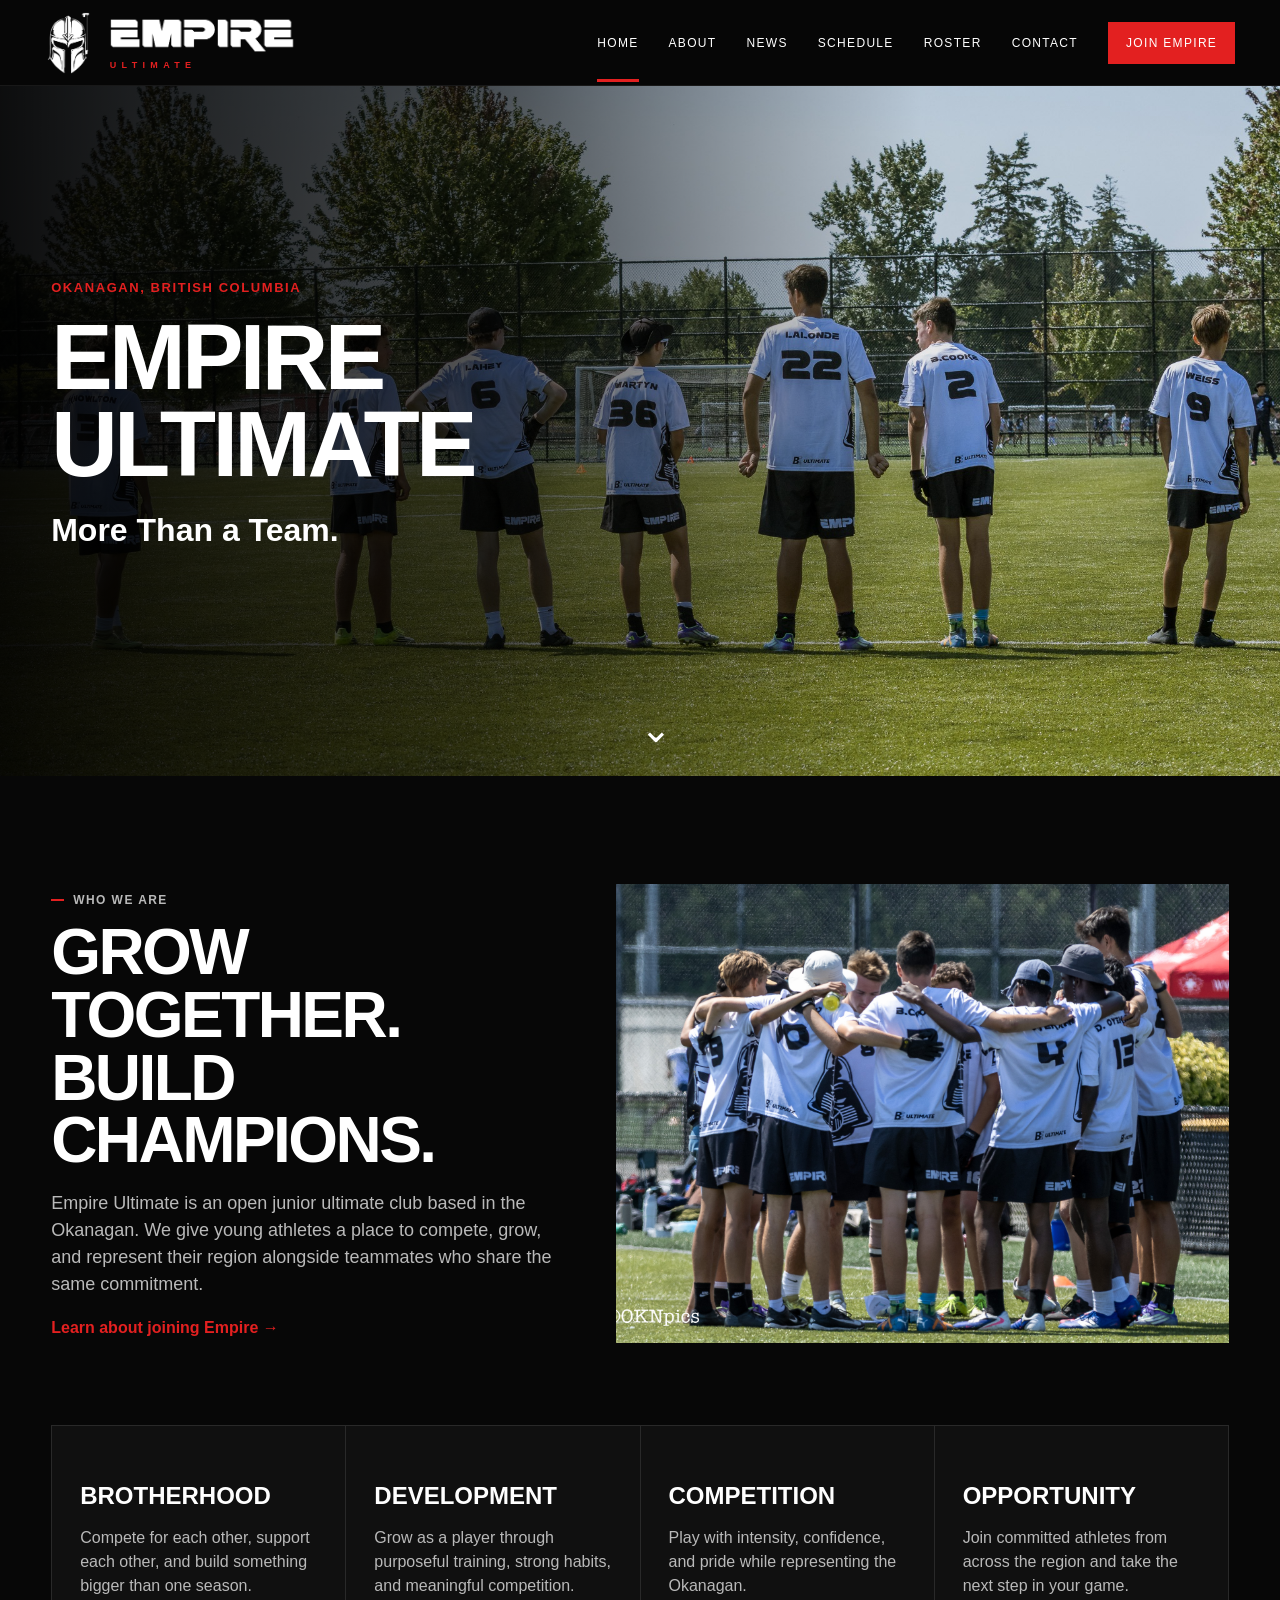
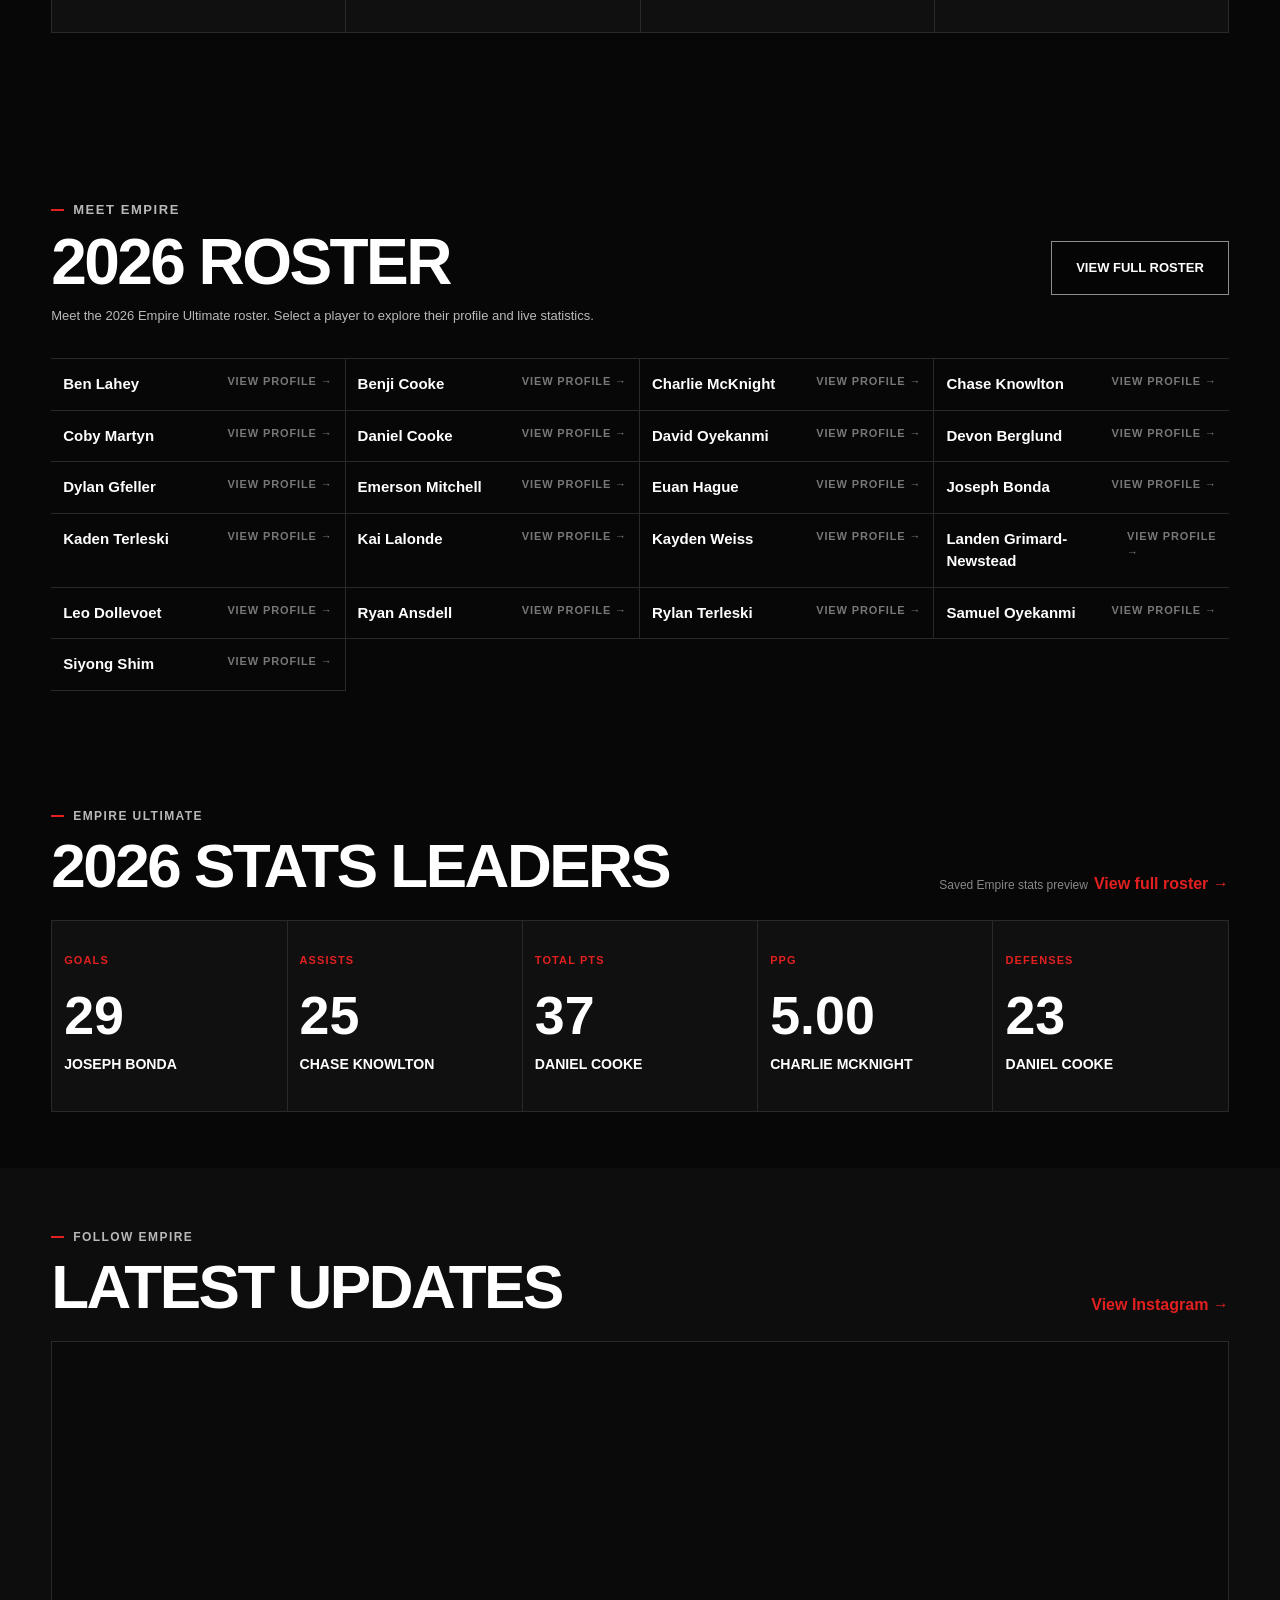
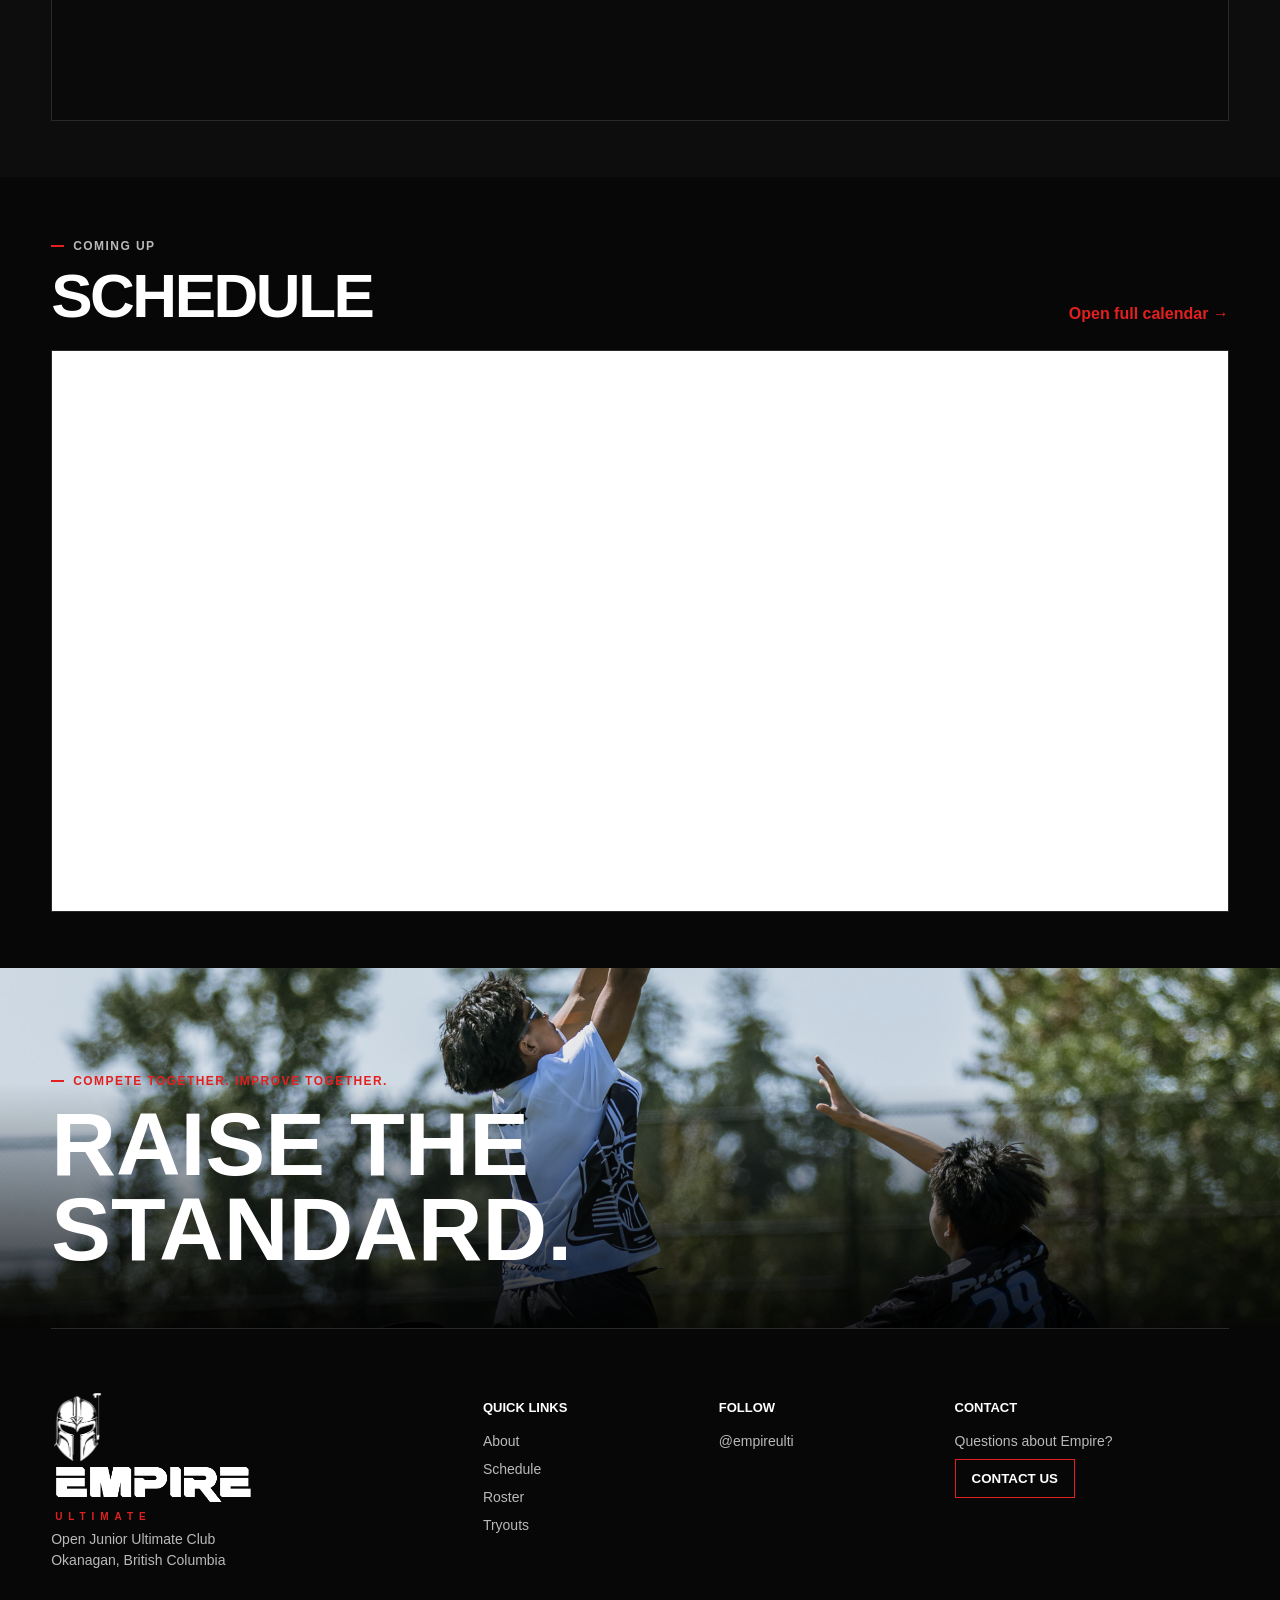
<file: index.html>
<!doctype html>
<html lang="en">
<head>
  <meta charset="utf-8">
  <meta name="viewport" content="width=device-width, initial-scale=1">
  <meta name="description" content="Empire Ultimate — Open junior ultimate club in the Okanagan, BC.">
  <title>Empire Ultimate | Okanagan, BC</title>
  <link rel="icon" type="image/png" href="assets/images/favicon.png">
  <link rel="stylesheet" href="styles.css">
</head>
<body>
  <header class="site-header">
    <a class="brand" href="#top" aria-label="Empire Ultimate home">
      <img class="brand-helmet" src="assets/images/empire-helmet-transparent.png" alt="">
      <span class="brand-type">
        <img class="brand-wordmark" src="assets/images/empire-wordmark-transparent.png" alt="Empire">
        <span class="brand-subtitle">ULTIMATE</span>
      </span>
    </a>

    <button class="menu-toggle" aria-expanded="false" aria-controls="site-nav">
      <span></span><span></span><span></span>
      <span class="sr-only">Toggle navigation</span>
    </button>

    <nav id="site-nav" class="site-nav" aria-label="Primary navigation">
      <a class="active" href="#top">Home</a>
      <a href="#about">About</a>
      <a href="#news">News</a>
      <a href="#events">Schedule</a>
      <a href="roster.html">Roster</a>
      <a href="contact.html">Contact</a>
      <a class="nav-cta" href="join.html">Join Empire</a>
    </nav>
  </header>

  <main id="top">
    <section class="hero">
      <img class="hero-image" src="assets/images/sideline.jpg"
           alt="Seven Empire Ultimate players lined up together on the field">
      <div class="hero-shade"></div>
      <div class="hero-content">
        <p class="eyebrow">Okanagan, British Columbia</p>
        <h1>Empire<br>Ultimate</h1>
        <p class="tagline">More Than a Team.</p>
      </div>
      <a class="scroll-cue" href="#about" aria-label="Scroll to About Empire">⌄</a>
    </section>

    <section id="about" class="section about-section about-combined">
      <div class="section-copy">
        <p class="section-label">Who We Are</p>
        <h2>Grow Together.<br>Build Champions.</h2>
        <p>
          Empire Ultimate is an open junior ultimate club based in the Okanagan.
          We give young athletes a place to compete, grow, and represent their
          region alongside teammates who share the same commitment.
        </p>
        <a class="text-link" href="join.html">Learn about joining Empire →</a>
      </div>

      <figure class="feature-photo">
        <img src="assets/images/huddle.jpg" alt="Empire Ultimate players gathered in a team huddle">
      </figure>

      <div class="why-grid combined-principles">
        <article>
          <h3>Brotherhood</h3>
          <p>Compete for each other, support each other, and build something bigger than one season.</p>
        </article>
        <article>
          <h3>Development</h3>
          <p>Grow as a player through purposeful training, strong habits, and meaningful competition.</p>
        </article>
        <article>
          <h3>Competition</h3>
          <p>Play with intensity, confidence, and pride while representing the Okanagan.</p>
        </article>
        <article>
          <h3>Opportunity</h3>
          <p>Join committed athletes from across the region and take the next step in your game.</p>
        </article>
      </div>
    </section>




    <section id="players" class="section team-section">
      <div class="roster-heading roster-home-compact roster-home-first">
        <div>
          <p class="section-label">Meet Empire</p>
          <h2>2026 Roster</h2>
          <p>Meet the 2026 Empire Ultimate roster. Select a player to explore their profile and live statistics.</p>
        </div>
        <a class="button button-secondary" href="roster.html">View Full Roster</a>
      </div>

      <div class="roster-list roster-list-home" id="roster-list"></div>
    </section>

    <section id="stats-leaders" class="section team-section stats-leaders-section">
      <div class="section-heading stats-heading-home">
        <div>
          <p class="section-label">Empire Ultimate</p>
          <h2>2026 Stats Leaders</h2>
        </div>
        <div class="stats-source"><span id="stats-status">Connecting to live stats…</span><a class="text-link" href="roster.html">View full roster →</a></div>
      </div>

      <div class="leaders-grid" id="leaders-grid">
        <div class="leader-card leader-loading"><span>Goals</span><strong>—</strong><h3>Loading</h3></div>
        <div class="leader-card leader-loading"><span>Assists</span><strong>—</strong><h3>Loading</h3></div>
        <div class="leader-card leader-loading"><span>Total Pts</span><strong>—</strong><h3>Loading</h3></div>
        <div class="leader-card leader-loading"><span>PPG</span><strong>—</strong><h3>Loading</h3></div>
        <div class="leader-card leader-loading"><span>Defenses</span><strong>—</strong><h3>Loading</h3></div>
      </div>
    </section>

    <section id="news" class="section dark-section instagram-section">
      <div class="section-heading">
        <div>
          <p class="section-label">Follow Empire</p>
          <h2>Latest Updates</h2>
        </div>
        <a class="text-link" href="https://www.instagram.com/empireulti/" target="_blank" rel="noreferrer">
          View Instagram →
        </a>
      </div>

      <div class="instagram-widget-shell">
        <!-- Elfsight Instagram Feed | Empire Ultimate -->
        <script src="https://elfsightcdn.com/platform.js" async></script>
        <div class="elfsight-app-34b21c63-cd67-4788-bdbf-8a731cc561fb" data-elfsight-app-lazy></div>
      </div>
    </section>

    <section id="events" class="section events-section"><div class="section-heading"><div><p class="section-label">Coming Up</p><h2>Schedule</h2></div><a class="text-link" href="https://calendar.google.com/calendar/u/0?cid=ZW1waXJldWx0aW1hdGVjbHViQGdtYWlsLmNvbQ" target="_blank" rel="noreferrer">Open full calendar →</a></div><div class="calendar-frame"><iframe title="Empire Ultimate public calendar" src="https://calendar.google.com/calendar/embed?src=empireultimateclub%40gmail.com&ctz=America%2FVancouver&mode=AGENDA&showTitle=0&showPrint=0&showTabs=0&showCalendars=0" loading="lazy"></iframe></div></section>
    <section class="feature-moment feature-moment-footer">
      <img src="assets/images/highpoint.jpg" alt="Empire player making a high catch in traffic">
      <div class="feature-moment-shade"></div>
      <div class="feature-moment-copy">
        <p class="section-label">Compete Together. Improve Together.</p>
        <h2>Raise the Standard.</h2>
      </div>
    </section>
  </main>

  <footer id="contact" class="site-footer">
    <div class="footer-brand">
      <a class="brand footer-lockup" href="#top" aria-label="Empire Ultimate home">
        <img class="brand-helmet" src="assets/images/empire-helmet-transparent.png" alt="">
        <span class="brand-type">
          <img class="brand-wordmark" src="assets/images/empire-wordmark-transparent.png" alt="Empire">
          <span class="brand-subtitle">ULTIMATE</span>
        </span>
      </a>
      <p>Open Junior Ultimate Club<br>Okanagan, British Columbia</p>
    </div>
    <div>
      <h3>Quick Links</h3>
      <a href="#about">About</a>
      <a href="#events">Schedule</a>
      <a href="roster.html">Roster</a>
      <a href="join.html">Tryouts</a>
    </div>
    <div>
      <h3>Follow</h3>
      <a href="https://www.instagram.com/empireulti/" target="_blank" rel="noreferrer">@empireulti</a>
    </div>
    <div>
      <h3>Contact</h3>
      <p>Questions about Empire?</p>
      <button class="footer-contact-button" type="button" data-open-contact>Contact Us</button>
    </div>
  </footer>


  <div class="contact-modal" id="contact-modal" aria-hidden="true">
    <div class="contact-backdrop" data-close-contact></div>
    <section class="contact-dialog" role="dialog" aria-modal="true" aria-labelledby="contact-title">
      <button class="contact-close" type="button" aria-label="Close contact form" data-close-contact>×</button>
      <p class="section-label">Get In Touch</p>
      <h2 id="contact-title">Contact Empire</h2>
      <form id="contact-form">
        <label>
          Name
          <input type="text" name="name" required>
        </label>
        <label>
          Email
          <input type="email" name="email" required>
        </label>
        <label>
          I’m contacting Empire about
          <select name="topic">
            <option>Tryouts</option>
            <option>Team information</option>
            <option>Schedule</option>
            <option>Sponsorship</option>
            <option>Other</option>
          </select>
        </label>
        <label>
          Message
          <textarea name="message" rows="5" required></textarea>
        </label>
        <button class="button button-primary" type="submit">Send Message</button>
        <p class="form-note" id="form-note">Prototype form — delivery will be connected before launch.</p>
      </form>
    </section>
  </div>

<script>window.EMPIRE_CONFIG={spreadsheetId:"1A0YqU2ktNMVOdlkCgaHnC2WQZYamUbJfSIHg2moKrO4",sheetName:"Empire Ultimate: Cumulative Stats",fallbackPlayers: [{"name": "Ben Lahey", "assists": 2, "goals": 9, "points": 11, "defenses": 2, "gamesPlayed": 6, "pointsPerGame": 1.8333}, {"name": "Benji Cooke", "assists": 1, "goals": 0, "points": 1, "defenses": 8, "gamesPlayed": 9, "pointsPerGame": 0.1111}, {"name": "Charlie McKnight", "assists": 9, "goals": 6, "points": 15, "defenses": 5, "gamesPlayed": 3, "pointsPerGame": 5.0}, {"name": "Chase Knowlton", "assists": 25, "goals": 4, "points": 29, "defenses": 7, "gamesPlayed": 9, "pointsPerGame": 3.2222}, {"name": "Coby Martyn", "assists": 17, "goals": 17, "points": 34, "defenses": 20, "gamesPlayed": 9, "pointsPerGame": 3.7778}, {"name": "Daniel Cooke", "assists": 22, "goals": 15, "points": 37, "defenses": 23, "gamesPlayed": 9, "pointsPerGame": 4.1111}, {"name": "David Oyekanmi", "assists": 0, "goals": 4, "points": 4, "defenses": 9, "gamesPlayed": 9, "pointsPerGame": 0.4444}, {"name": "Devon Berglund", "assists": 2, "goals": 5, "points": 7, "defenses": 8, "gamesPlayed": 9, "pointsPerGame": 0.7778}, {"name": "Dylan Gfeller", "assists": 0, "goals": 0, "points": 0, "defenses": 0, "gamesPlayed": 0, "pointsPerGame": 0.0}, {"name": "Emerson Mitchell", "assists": 0, "goals": 0, "points": 0, "defenses": 0, "gamesPlayed": 0, "pointsPerGame": 0.0}, {"name": "Euan Hague", "assists": 4, "goals": 1, "points": 5, "defenses": 3, "gamesPlayed": 9, "pointsPerGame": 0.5556}, {"name": "Joseph Bonda", "assists": 1, "goals": 29, "points": 30, "defenses": 7, "gamesPlayed": 9, "pointsPerGame": 3.3333}, {"name": "Kai Lalonde", "assists": 1, "goals": 7, "points": 8, "defenses": 6, "gamesPlayed": 6, "pointsPerGame": 1.3333}, {"name": "Kaden Terleski", "assists": 4, "goals": 3, "points": 7, "defenses": 4, "gamesPlayed": 9, "pointsPerGame": 0.7778}, {"name": "Kayden Weiss", "assists": 12, "goals": 1, "points": 13, "defenses": 11, "gamesPlayed": 6, "pointsPerGame": 2.1667}, {"name": "Leo Dollevoet", "assists": 0, "goals": 0, "points": 0, "defenses": 0, "gamesPlayed": 0, "pointsPerGame": 0.0}, {"name": "Ryan Ansdell", "assists": 2, "goals": 1, "points": 3, "defenses": 0, "gamesPlayed": 3, "pointsPerGame": 1.0}, {"name": "Rylan Terleski", "assists": 1, "goals": 4, "points": 5, "defenses": 3, "gamesPlayed": 6, "pointsPerGame": 0.8333}, {"name": "Samuel Oyekanmi", "assists": 1, "goals": 0, "points": 1, "defenses": 3, "gamesPlayed": 9, "pointsPerGame": 0.1111}, {"name": "Siyong Shim", "assists": 1, "goals": 3, "points": 4, "defenses": 4, "gamesPlayed": 3, "pointsPerGame": 1.3333}, {"name": "Landen Grimard-Newstead", "assists": 0, "goals": 0, "points": 0, "defenses": 0, "gamesPlayed": 0, "pointsPerGame": 0.0}]};</script>
  <script src="data.js"></script>
  <script src="script.js"></script>
</body>
</html>
</file>
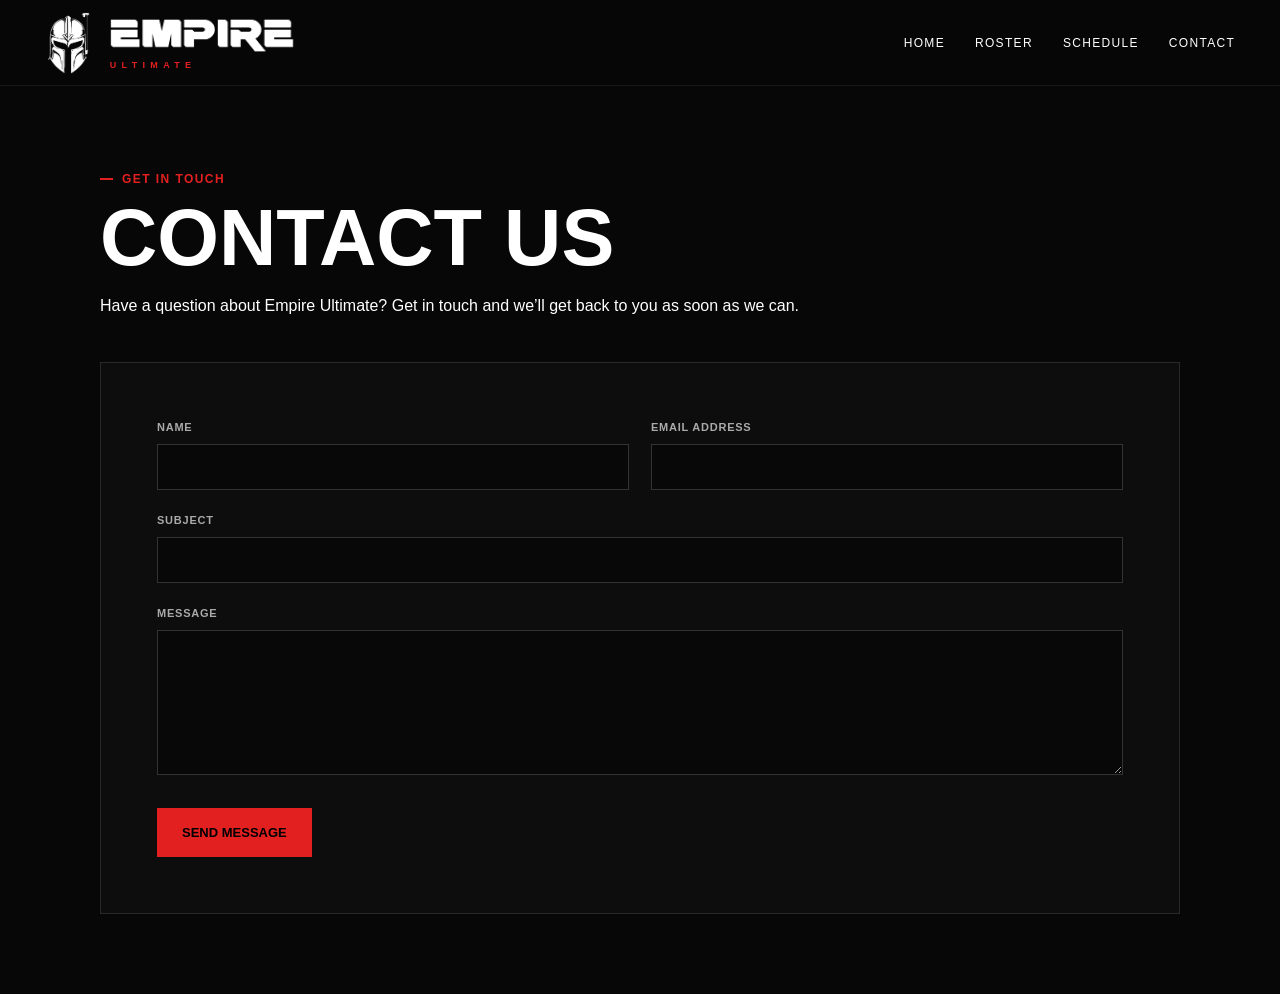
<file: contact.html>
<!doctype html><html lang="en"><head>
  <meta charset="utf-8">
  <meta name="viewport" content="width=device-width, initial-scale=1">
  <link rel="icon" type="image/png" href="assets/images/favicon.png">
  <link rel="stylesheet" href="styles.css">
<title>Contact | Empire Ultimate</title></head><body>
<header class="site-header">
  <a class="brand" href="index.html" aria-label="Empire Ultimate home">
    <img class="brand-helmet" src="assets/images/empire-helmet-transparent.png" alt="">
    <span class="brand-type">
      <img class="brand-wordmark" src="assets/images/empire-wordmark-transparent.png" alt="Empire">
      <span class="brand-subtitle">ULTIMATE</span>
    </span>
  </a>
  <nav class="site-nav roster-nav">
    <a href="index.html">Home</a>
    <a href="roster.html">Roster</a>
    <a href="index.html#events">Schedule</a>
    <a href="contact.html">Contact</a>
  </nav>
</header>
<main class="form-page">
  <section class="form-hero">
    <p class="section-label">Get in Touch</p>
    <h1>Contact Us</h1>
    <p>Have a question about Empire Ultimate? Get in touch and we’ll get back to you as soon as we can.</p>
  </section>
  <section class="form-panel">
    <form action="https://formsubmit.co/empireultimateclub@gmail.com" method="POST">
      <input type="hidden" name="_subject" value="New Empire Ultimate Contact Message">
      <input type="hidden" name="_template" value="table">
      <input type="hidden" name="_next" value="https://jefftsamuel.github.io/empireultimate/thanks.html">
      <input type="text" name="_honey" style="display:none">
      <input type="hidden" name="_captcha" value="true">
      <div class="form-grid">
        <label>Name<input type="text" name="Name" required></label>
        <label>Email Address<input type="email" name="email" required></label>
        <label class="form-full">Subject<input type="text" name="Subject"></label>
        <label class="form-full">Message<textarea name="Message" rows="7" required></textarea></label>
      </div>
      <button class="button button-primary" type="submit">Send Message</button>
    </form>
  </section>
</main>
</body></html>
</file>
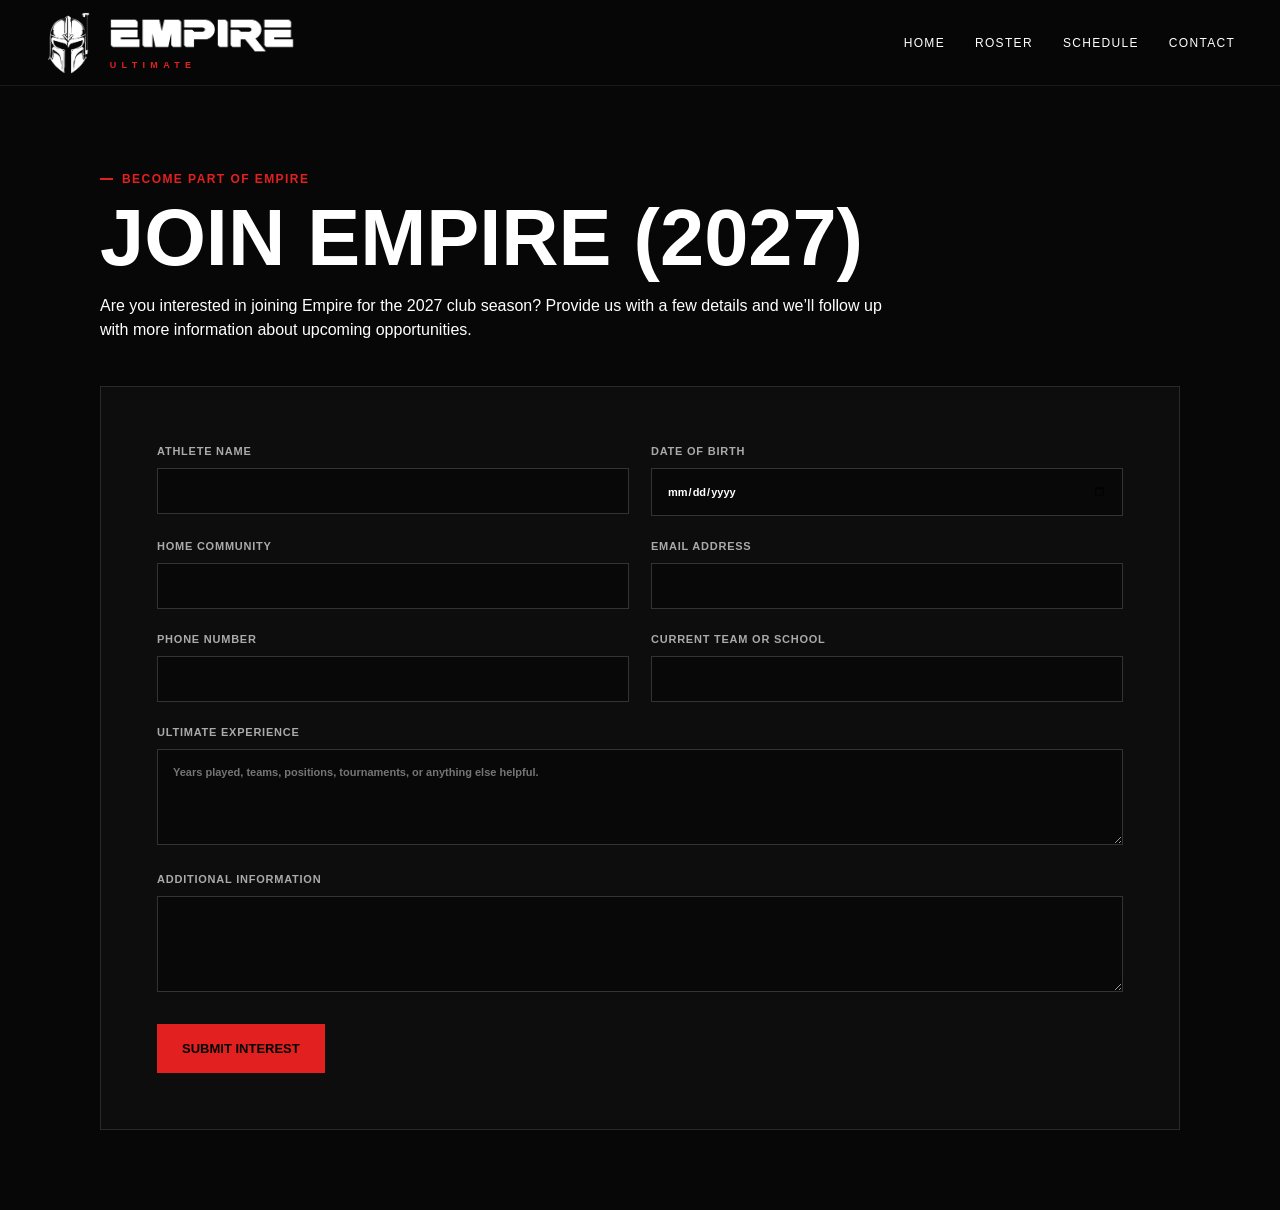
<file: join.html>
<!doctype html><html lang="en"><head>
  <meta charset="utf-8">
  <meta name="viewport" content="width=device-width, initial-scale=1">
  <link rel="icon" type="image/png" href="assets/images/favicon.png">
  <link rel="stylesheet" href="styles.css">
<title>Join Empire (2027) | Empire Ultimate</title></head><body>
<header class="site-header">
  <a class="brand" href="index.html" aria-label="Empire Ultimate home">
    <img class="brand-helmet" src="assets/images/empire-helmet-transparent.png" alt="">
    <span class="brand-type">
      <img class="brand-wordmark" src="assets/images/empire-wordmark-transparent.png" alt="Empire">
      <span class="brand-subtitle">ULTIMATE</span>
    </span>
  </a>
  <nav class="site-nav roster-nav">
    <a href="index.html">Home</a>
    <a href="roster.html">Roster</a>
    <a href="index.html#events">Schedule</a>
    <a href="contact.html">Contact</a>
  </nav>
</header>
<main class="form-page">
  <section class="form-hero">
    <p class="section-label">Become Part of Empire</p>
    <h1>Join Empire (2027)</h1>
    <p>Are you interested in joining Empire for the 2027 club season? Provide us with a few details and we’ll follow up with more information about upcoming opportunities.</p>
  </section>
  <section class="form-panel">
    <form action="https://formsubmit.co/empireultimateclub@gmail.com" method="POST">
      <input type="hidden" name="_subject" value="New Join Empire 2027 Submission">
      <input type="hidden" name="_template" value="table">
      <input type="hidden" name="_next" value="https://jefftsamuel.github.io/empireultimate/thanks.html">
      <input type="text" name="_honey" style="display:none">
      <input type="hidden" name="_captcha" value="true">
      <div class="form-grid">
        <label>Athlete Name<input type="text" name="Athlete Name" required></label>
        <label>Date of Birth<input type="date" name="Date of Birth" required></label>
        <label>Home Community<input type="text" name="Home Community" required></label>
        <label>Email Address<input type="email" name="email" required></label>
        <label>Phone Number<input type="tel" name="Phone Number"></label>
        <label>Current Team or School<input type="text" name="Current Team or School"></label>
        <label class="form-full">Ultimate Experience<textarea name="Ultimate Experience" rows="4" placeholder="Years played, teams, positions, tournaments, or anything else helpful."></textarea></label>
        <label class="form-full">Additional Information<textarea name="Additional Information" rows="4"></textarea></label>
      </div>
      <button class="button button-primary" type="submit">Submit Interest</button>
    </form>
  </section>
</main>
</body></html>
</file>
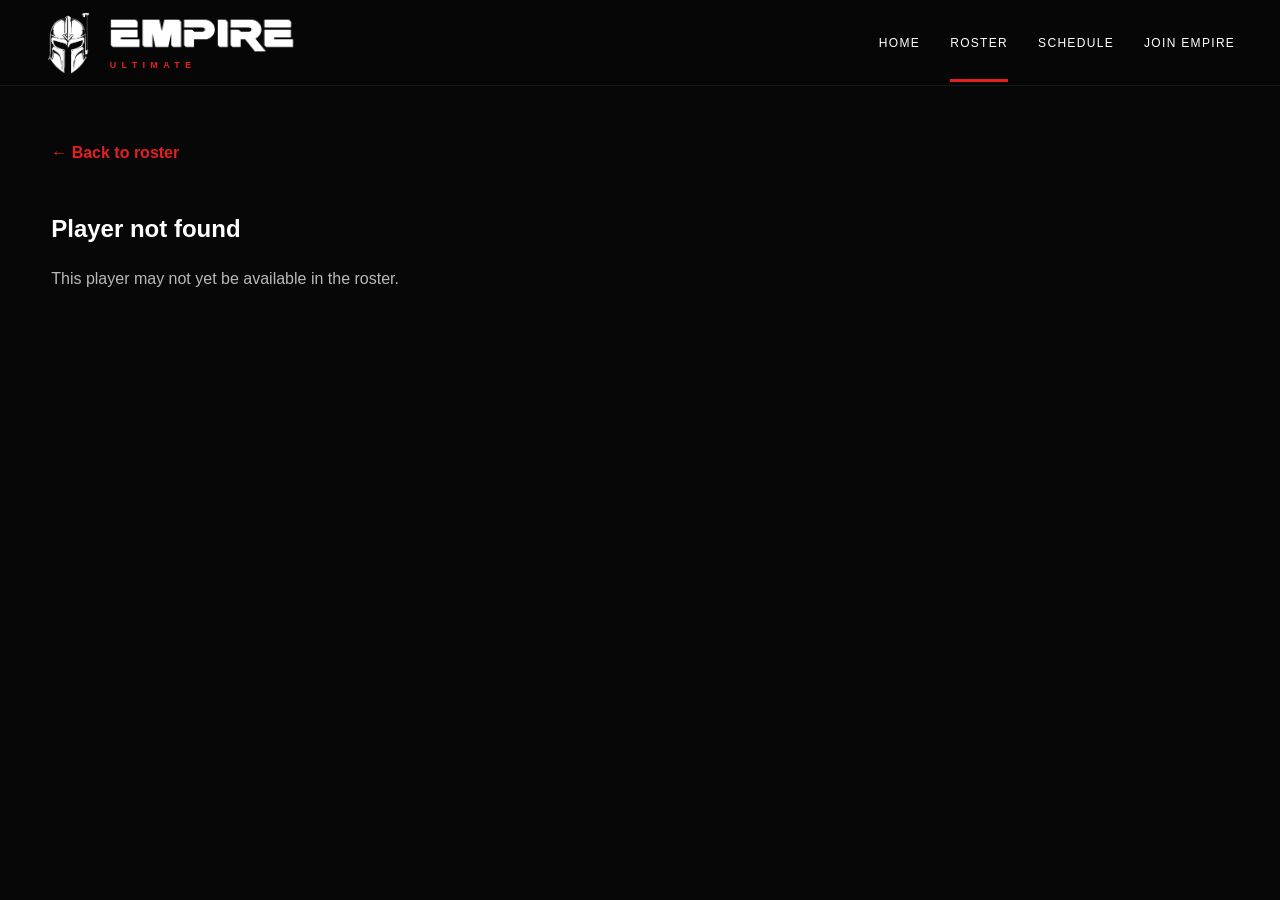
<file: profile.html>
<!doctype html>
<html lang="en">
<head>
  <meta charset="utf-8">
  <meta name="viewport" content="width=device-width, initial-scale=1">
  <meta name="description" content="Empire Ultimate player profile.">
  <title>Player Profile | Empire Ultimate</title>
  <link rel="icon" type="image/png" href="assets/images/favicon.png">
  <link rel="stylesheet" href="styles.css">
</head>
<body>
  <header class="site-header">
    <a class="brand" href="index.html" aria-label="Empire Ultimate home">
      <img class="brand-helmet" src="assets/images/empire-helmet-transparent.png" alt="">
      <span class="brand-type">
        <img class="brand-wordmark" src="assets/images/empire-wordmark-transparent.png" alt="Empire">
        <span class="brand-subtitle">ULTIMATE</span>
      </span>
    </a>
    <nav class="site-nav roster-nav">
      <a href="index.html">Home</a>
      <a class="active" href="roster.html">Roster</a>
      <a href="index.html#events">Schedule</a>
      <a href="join.html">Join Empire</a>
    </nav>
  </header>

  <main>
    <section class="section individual-profile-shell">
      <a class="text-link profile-back" href="roster.html">← Back to roster</a>
      <div id="individual-profile">
        <p>Loading player profile…</p>
      </div>
    </section>
  </main>

  <script>
    window.EMPIRE_CONFIG = {
      spreadsheetId: "1A0YqU2ktNMVOdlkCgaHnC2WQZYamUbJfSIHg2moKrO4",
      sheetName: "Empire Ultimate: Cumulative Stats",
      fallbackPlayers: [{"name": "Ben Lahey", "assists": 2, "goals": 9, "points": 11, "defenses": 2, "gamesPlayed": 6, "pointsPerGame": 1.8333}, {"name": "Benji Cooke", "assists": 1, "goals": 0, "points": 1, "defenses": 8, "gamesPlayed": 9, "pointsPerGame": 0.1111}, {"name": "Charlie McKnight", "assists": 9, "goals": 6, "points": 15, "defenses": 5, "gamesPlayed": 3, "pointsPerGame": 5.0}, {"name": "Chase Knowlton", "assists": 25, "goals": 4, "points": 29, "defenses": 7, "gamesPlayed": 9, "pointsPerGame": 3.2222}, {"name": "Coby Martyn", "assists": 17, "goals": 17, "points": 34, "defenses": 20, "gamesPlayed": 9, "pointsPerGame": 3.7778}, {"name": "Daniel Cooke", "assists": 22, "goals": 15, "points": 37, "defenses": 23, "gamesPlayed": 9, "pointsPerGame": 4.1111}, {"name": "David Oyekanmi", "assists": 0, "goals": 4, "points": 4, "defenses": 9, "gamesPlayed": 9, "pointsPerGame": 0.4444}, {"name": "Devon Berglund", "assists": 2, "goals": 5, "points": 7, "defenses": 8, "gamesPlayed": 9, "pointsPerGame": 0.7778}, {"name": "Dylan Gfeller", "assists": 0, "goals": 0, "points": 0, "defenses": 0, "gamesPlayed": 0, "pointsPerGame": 0.0}, {"name": "Emerson Mitchell", "assists": 0, "goals": 0, "points": 0, "defenses": 0, "gamesPlayed": 0, "pointsPerGame": 0.0}, {"name": "Euan Hague", "assists": 4, "goals": 1, "points": 5, "defenses": 3, "gamesPlayed": 9, "pointsPerGame": 0.5556}, {"name": "Joseph Bonda", "assists": 1, "goals": 29, "points": 30, "defenses": 7, "gamesPlayed": 9, "pointsPerGame": 3.3333}, {"name": "Kai Lalonde", "assists": 1, "goals": 7, "points": 8, "defenses": 6, "gamesPlayed": 6, "pointsPerGame": 1.3333}, {"name": "Kaden Terleski", "assists": 4, "goals": 3, "points": 7, "defenses": 4, "gamesPlayed": 9, "pointsPerGame": 0.7778}, {"name": "Kayden Weiss", "assists": 12, "goals": 1, "points": 13, "defenses": 11, "gamesPlayed": 6, "pointsPerGame": 2.1667}, {"name": "Leo Dollevoet", "assists": 0, "goals": 0, "points": 0, "defenses": 0, "gamesPlayed": 0, "pointsPerGame": 0.0}, {"name": "Ryan Ansdell", "assists": 2, "goals": 1, "points": 3, "defenses": 0, "gamesPlayed": 3, "pointsPerGame": 1.0}, {"name": "Rylan Terleski", "assists": 1, "goals": 4, "points": 5, "defenses": 3, "gamesPlayed": 6, "pointsPerGame": 0.8333}, {"name": "Samuel Oyekanmi", "assists": 1, "goals": 0, "points": 1, "defenses": 3, "gamesPlayed": 9, "pointsPerGame": 0.1111}, {"name": "Siyong Shim", "assists": 1, "goals": 3, "points": 4, "defenses": 4, "gamesPlayed": 3, "pointsPerGame": 1.3333}, {"name": "Landen Grimard-Newstead", "assists": 0, "goals": 0, "points": 0, "defenses": 0, "gamesPlayed": 0, "pointsPerGame": 0.0}]
    };
  </script>
  <script src="data.js"></script>
  <script src="profile.js"></script>
</body>
</html>
</file>
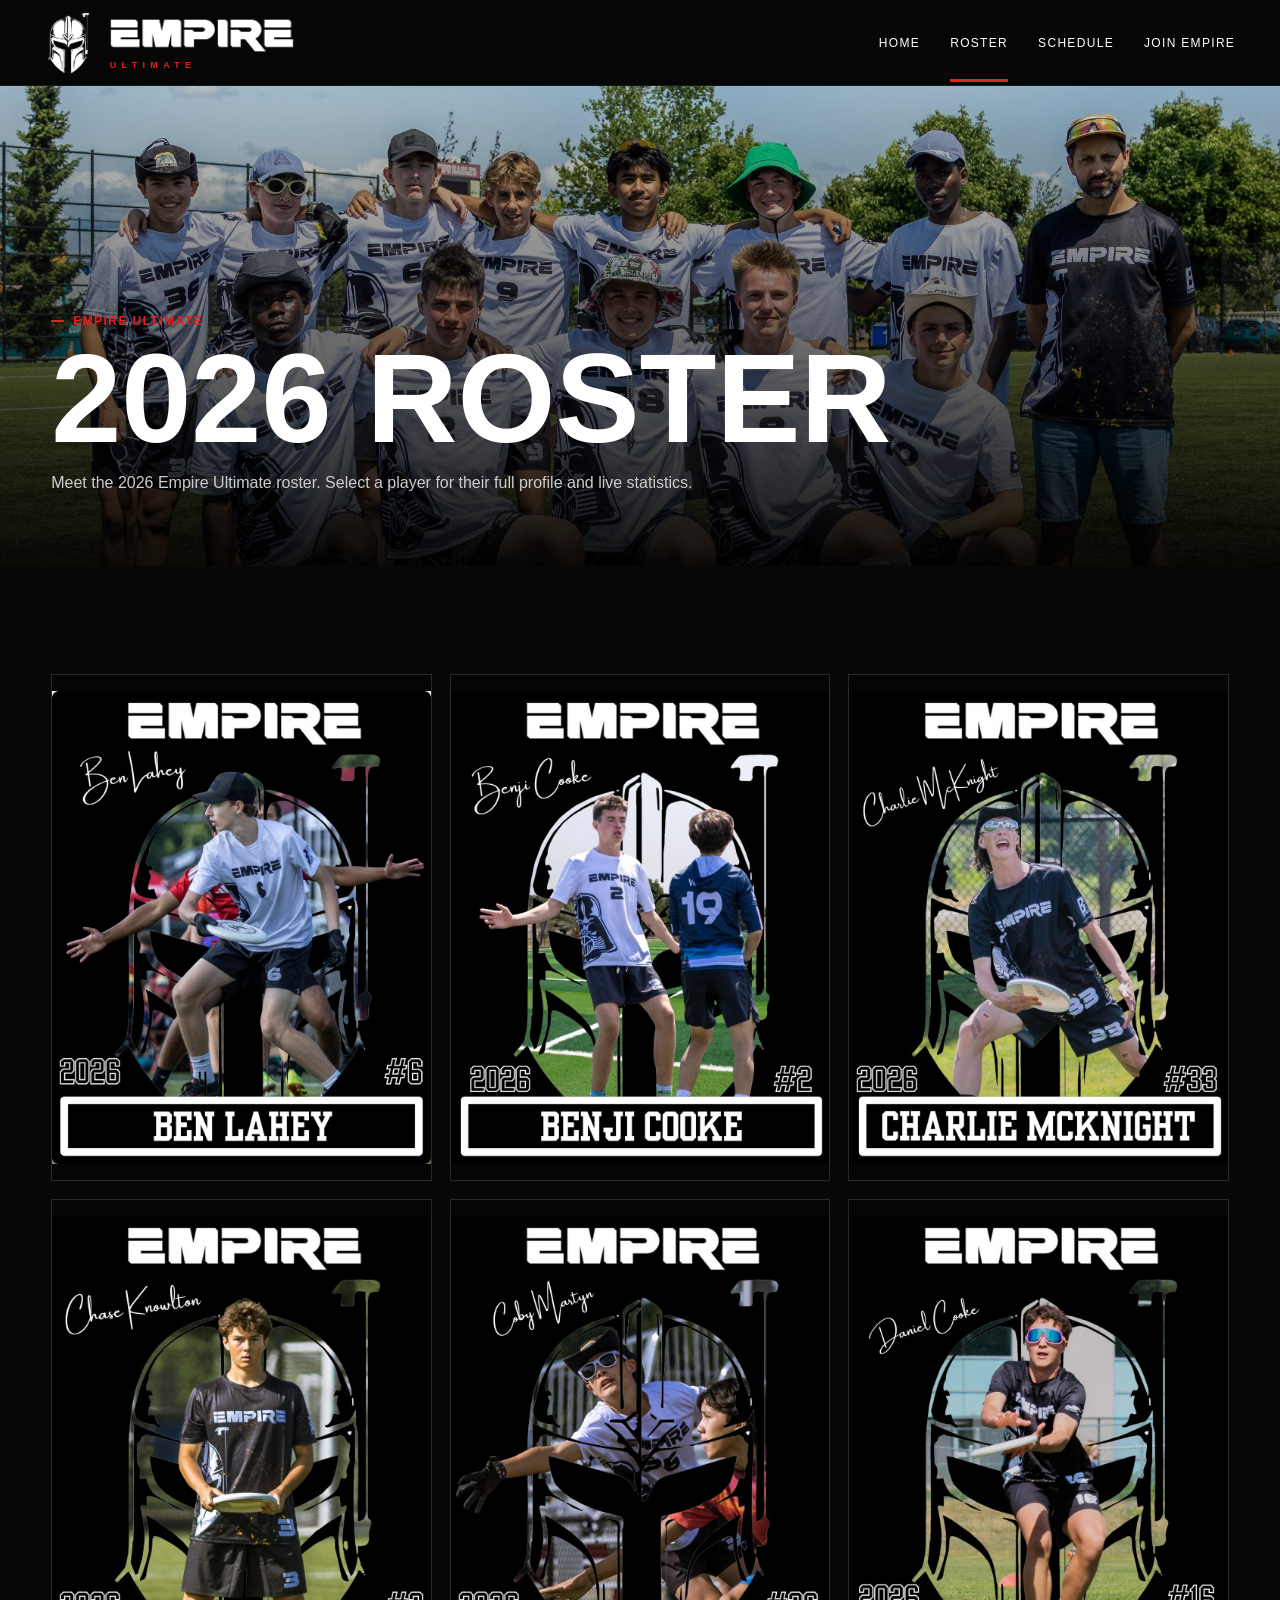
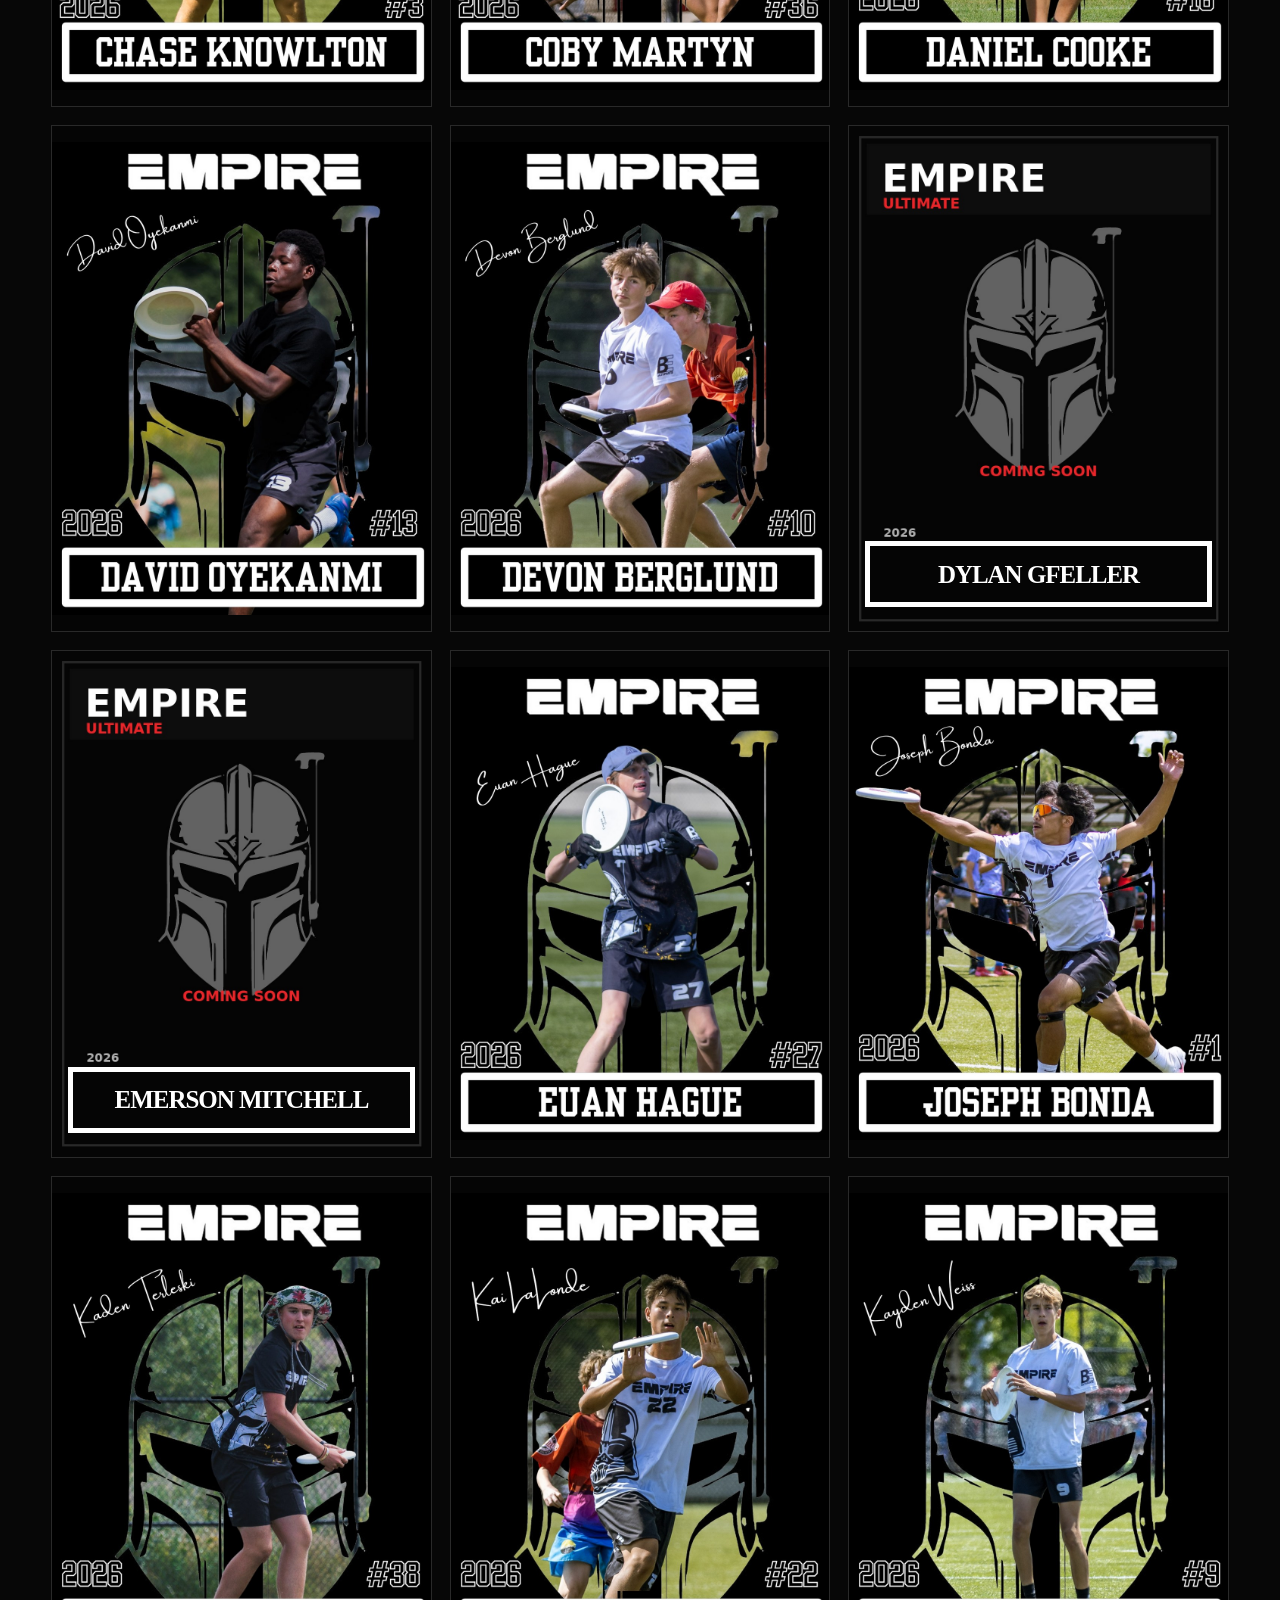
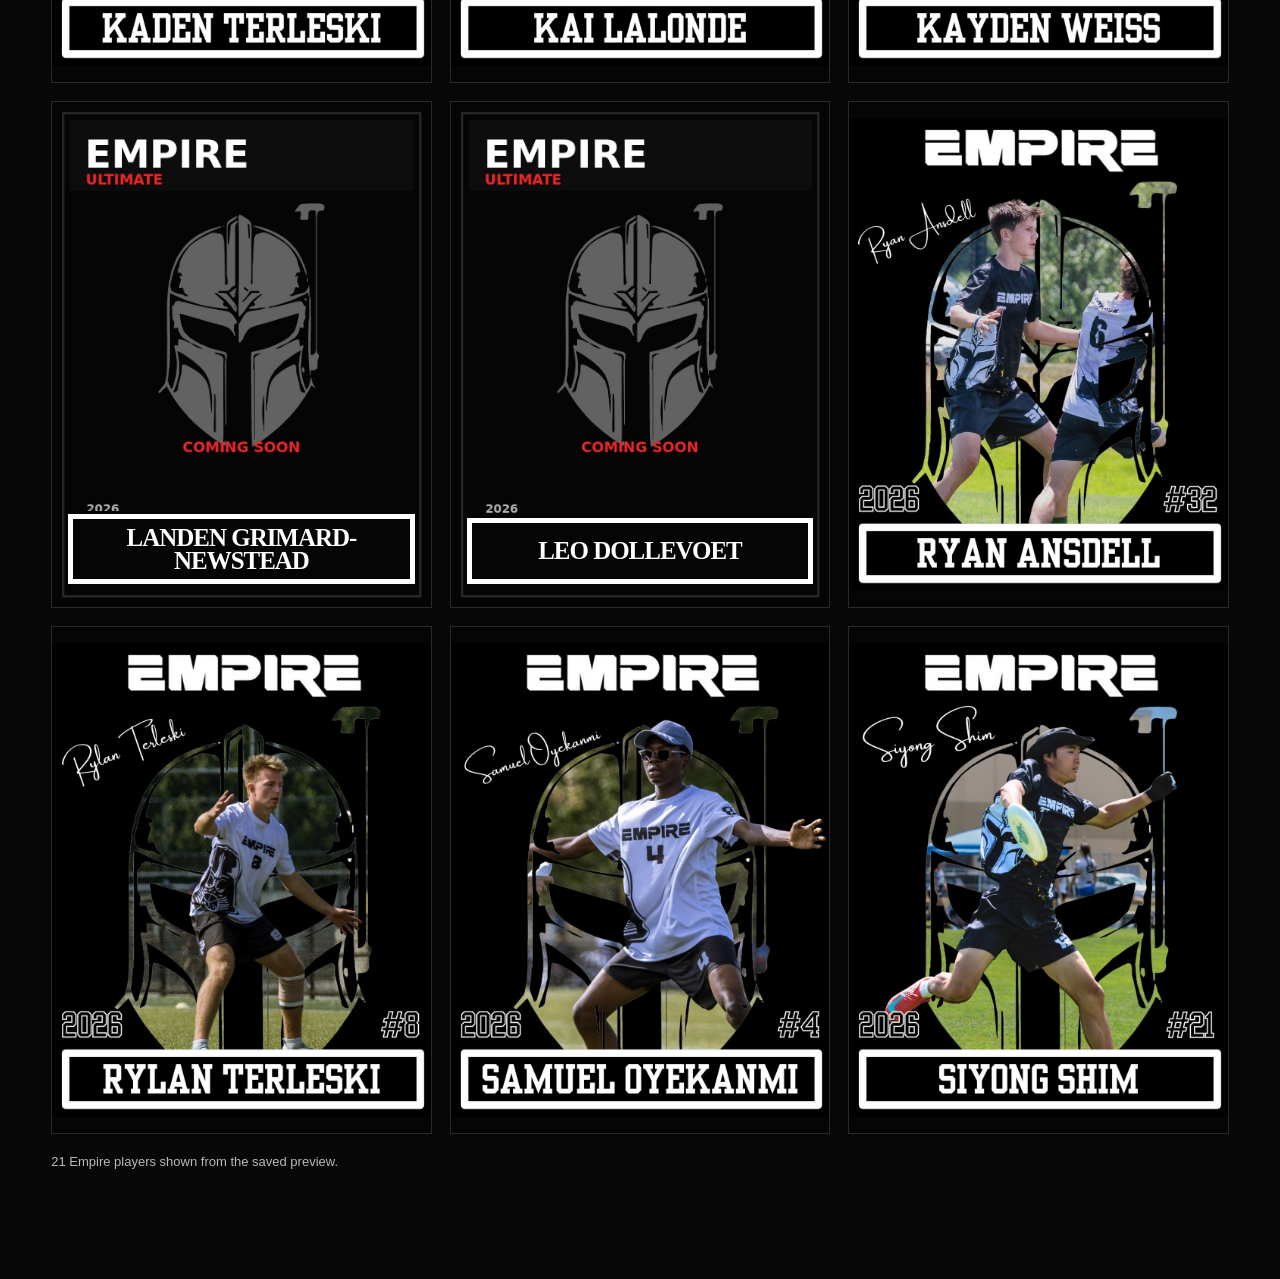
<file: roster.html>
<!doctype html>
<html lang="en">
<head>
  <meta charset="utf-8">
  <meta name="viewport" content="width=device-width, initial-scale=1">
  <meta name="description" content="Empire Ultimate roster and player profiles.">
  <title>2026 Roster | Empire Ultimate</title>
  <link rel="icon" type="image/png" href="assets/images/favicon.png">
  <link rel="stylesheet" href="styles.css">
</head>
<body>
  <header class="site-header">
    <a class="brand" href="index.html" aria-label="Empire Ultimate home">
      <img class="brand-helmet" src="assets/images/empire-helmet-transparent.png" alt="">
      <span class="brand-type">
        <img class="brand-wordmark" src="assets/images/empire-wordmark-transparent.png" alt="Empire">
        <span class="brand-subtitle">ULTIMATE</span>
      </span>
    </a>
    <nav class="site-nav roster-nav" aria-label="Roster navigation">
      <a href="index.html">Home</a>
      <a class="active" href="roster.html">Roster</a>
      <a href="index.html#events">Schedule</a>
      <a href="join.html">Join Empire</a>
    </nav>
  </header>

  <main>
    <section class="roster-hero">
      <img src="assets/images/team.jpg" alt="Empire Ultimate team">
      <div class="roster-hero-shade"></div>
      <div>
        <p class="section-label">Empire Ultimate</p>
        <h1>2026 Roster</h1>
        <p>Meet the 2026 Empire Ultimate roster. Select a player for their full profile and live statistics.</p>
      </div>
    </section>

    <section class="section"><div class="profile-grid" id="profile-grid"></div><p class="integration-note" id="roster-status">Loading live roster and stats…</p></section>
  </main>
<script>window.EMPIRE_CONFIG={spreadsheetId:"1A0YqU2ktNMVOdlkCgaHnC2WQZYamUbJfSIHg2moKrO4",sheetName:"Empire Ultimate: Cumulative Stats",fallbackPlayers:[{"name": "Ben Lahey", "assists": 2, "goals": 9, "points": 11, "defenses": 2, "gamesPlayed": 6, "pointsPerGame": 1.8333}, {"name": "Benji Cooke", "assists": 1, "goals": 0, "points": 1, "defenses": 8, "gamesPlayed": 9, "pointsPerGame": 0.1111}, {"name": "Charlie McKnight", "assists": 9, "goals": 6, "points": 15, "defenses": 5, "gamesPlayed": 3, "pointsPerGame": 5.0}, {"name": "Chase Knowlton", "assists": 25, "goals": 4, "points": 29, "defenses": 7, "gamesPlayed": 9, "pointsPerGame": 3.2222}, {"name": "Coby Martyn", "assists": 17, "goals": 17, "points": 34, "defenses": 20, "gamesPlayed": 9, "pointsPerGame": 3.7778}, {"name": "Daniel Cooke", "assists": 22, "goals": 15, "points": 37, "defenses": 23, "gamesPlayed": 9, "pointsPerGame": 4.1111}, {"name": "David Oyekanmi", "assists": 0, "goals": 4, "points": 4, "defenses": 9, "gamesPlayed": 9, "pointsPerGame": 0.4444}, {"name": "Devon Berglund", "assists": 2, "goals": 5, "points": 7, "defenses": 8, "gamesPlayed": 9, "pointsPerGame": 0.7778}, {"name": "Dylan Gfeller", "assists": 0, "goals": 0, "points": 0, "defenses": 0, "gamesPlayed": 0, "pointsPerGame": 0.0}, {"name": "Emerson Mitchell", "assists": 0, "goals": 0, "points": 0, "defenses": 0, "gamesPlayed": 0, "pointsPerGame": 0.0}, {"name": "Euan Hague", "assists": 4, "goals": 1, "points": 5, "defenses": 3, "gamesPlayed": 9, "pointsPerGame": 0.5556}, {"name": "Joseph Bonda", "assists": 1, "goals": 29, "points": 30, "defenses": 7, "gamesPlayed": 9, "pointsPerGame": 3.3333}, {"name": "Kai Lalonde", "assists": 1, "goals": 7, "points": 8, "defenses": 6, "gamesPlayed": 6, "pointsPerGame": 1.3333}, {"name": "Kaden Terleski", "assists": 4, "goals": 3, "points": 7, "defenses": 4, "gamesPlayed": 9, "pointsPerGame": 0.7778}, {"name": "Kayden Weiss", "assists": 12, "goals": 1, "points": 13, "defenses": 11, "gamesPlayed": 6, "pointsPerGame": 2.1667}, {"name": "Leo Dollevoet", "assists": 0, "goals": 0, "points": 0, "defenses": 0, "gamesPlayed": 0, "pointsPerGame": 0.0}, {"name": "Ryan Ansdell", "assists": 2, "goals": 1, "points": 3, "defenses": 0, "gamesPlayed": 3, "pointsPerGame": 1.0}, {"name": "Rylan Terleski", "assists": 1, "goals": 4, "points": 5, "defenses": 3, "gamesPlayed": 6, "pointsPerGame": 0.8333}, {"name": "Samuel Oyekanmi", "assists": 1, "goals": 0, "points": 1, "defenses": 3, "gamesPlayed": 9, "pointsPerGame": 0.1111}, {"name": "Siyong Shim", "assists": 1, "goals": 3, "points": 4, "defenses": 4, "gamesPlayed": 3, "pointsPerGame": 1.3333}, {"name": "Landen Grimard-Newstead", "assists": 0, "goals": 0, "points": 0, "defenses": 0, "gamesPlayed": 0, "pointsPerGame": 0.0}]};</script>
<script src="data.js"></script>
<script src="roster.js"></script>
</body>
</html>
</file>
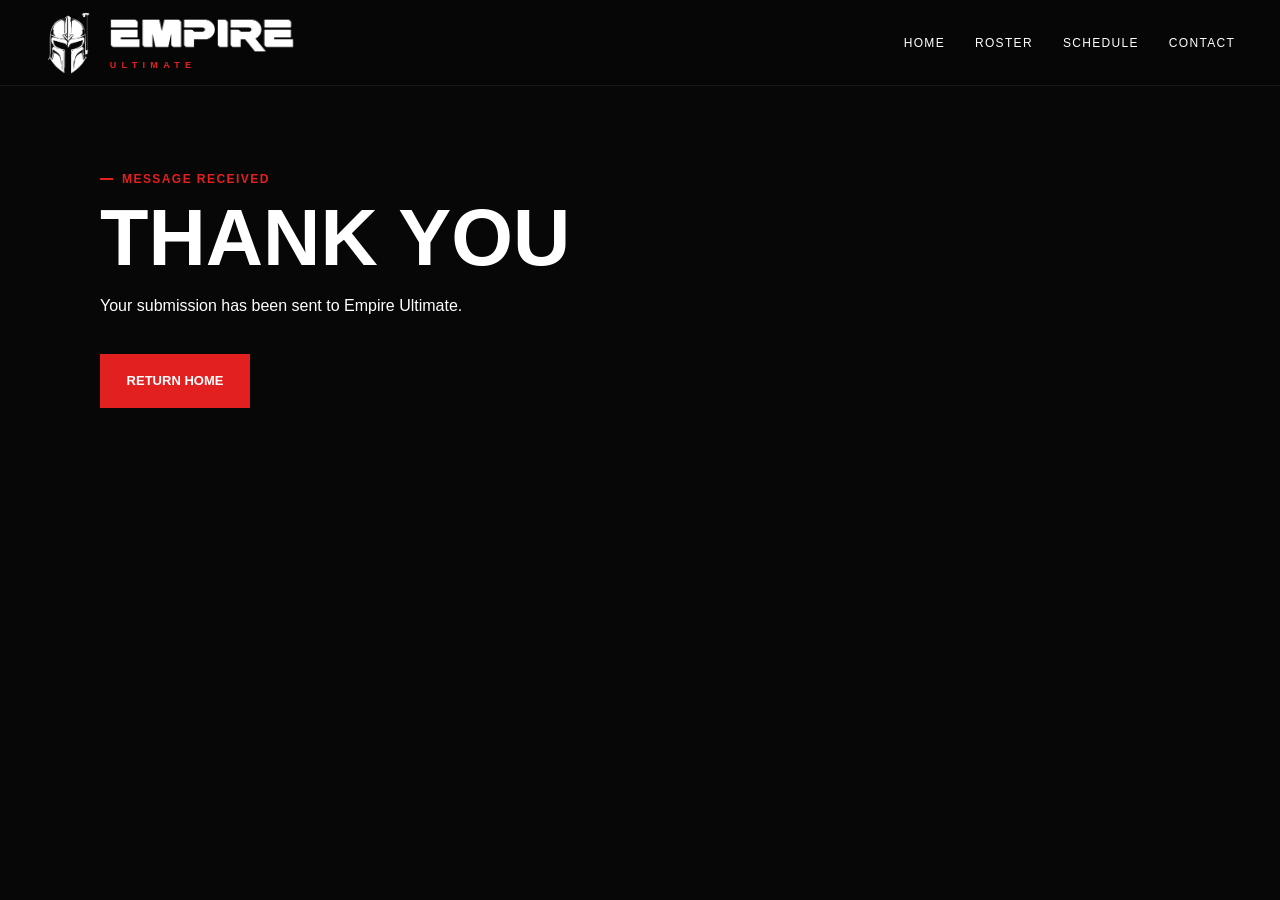
<file: thanks.html>
<!doctype html><html lang="en"><head>
  <meta charset="utf-8">
  <meta name="viewport" content="width=device-width, initial-scale=1">
  <link rel="icon" type="image/png" href="assets/images/favicon.png">
  <link rel="stylesheet" href="styles.css">
<title>Thank You | Empire Ultimate</title></head><body>
<header class="site-header">
  <a class="brand" href="index.html" aria-label="Empire Ultimate home">
    <img class="brand-helmet" src="assets/images/empire-helmet-transparent.png" alt="">
    <span class="brand-type">
      <img class="brand-wordmark" src="assets/images/empire-wordmark-transparent.png" alt="Empire">
      <span class="brand-subtitle">ULTIMATE</span>
    </span>
  </a>
  <nav class="site-nav roster-nav">
    <a href="index.html">Home</a>
    <a href="roster.html">Roster</a>
    <a href="index.html#events">Schedule</a>
    <a href="contact.html">Contact</a>
  </nav>
</header>
<main class="form-page">
  <section class="form-hero thank-you">
    <p class="section-label">Message Received</p>
    <h1>Thank You</h1>
    <p>Your submission has been sent to Empire Ultimate.</p>
    <a class="button button-primary" href="index.html">Return Home</a>
  </section>
</main>
</body></html>
</file>
<file: styles.css>
:root {
  --black: #070707;
  --black-2: #111;
  --white: #fff;
  --muted: #b9b9b9;
  --line: #292929;
  --red: #e32020;
  --max: 1240px;
}

* { box-sizing: border-box; }
html { scroll-behavior: smooth; }
body {
  margin: 0;
  background: var(--black);
  color: var(--white);
  font-family: Arial, Helvetica, sans-serif;
  line-height: 1.5;
}
img { display: block; width: 100%; }
a { color: inherit; text-decoration: none; }
button, a { -webkit-tap-highlight-color: transparent; }

.sr-only {
  position: absolute; width: 1px; height: 1px; padding: 0; margin: -1px;
  overflow: hidden; clip: rect(0,0,0,0); white-space: nowrap; border: 0;
}

.site-header {
  position: sticky; top: 0; z-index: 20;
  display: flex; align-items: center; justify-content: space-between;
  min-height: 86px; padding: 0 3.5vw;
  background: rgba(7,7,7,.96); border-bottom: 1px solid #181818;
}
.brand {
  display: inline-flex;
  align-items: center;
  gap: 14px;
  min-width: 270px;
}
.brand-helmet {
  width: 47px;
  height: 62px;
  object-fit: contain;
  flex: 0 0 auto;
}
.brand-type {
  display: flex;
  flex-direction: column;
  justify-content: center;
  gap: 5px;
  overflow: visible;
}
.brand-wordmark {
  display: block;
  width: 192px;
  height: auto;
  object-fit: contain;
  overflow: visible;
}
.brand-subtitle {
  color: var(--red);
  font-size: 9px;
  font-weight: 700;
  letter-spacing: .59em;
  line-height: 1;
  padding-left: 4px;
}
.footer-lockup {
  min-width: 0;
  margin-bottom: 18px;
}
.footer-lockup .brand-helmet {
  width: 53px;
  height: 70px;
}
.footer-lockup .brand-wordmark {
  width: 205px;
}
.footer-lockup .brand-subtitle {
  font-size: 10px;
}

.site-nav { display: flex; align-items: center; gap: 30px; font-size: 12px; text-transform: uppercase; letter-spacing: .11em; }
.site-nav a { padding: 31px 0 27px; border-bottom: 3px solid transparent; }
.site-nav a:hover, .site-nav a.active { border-bottom-color: var(--red); }
.site-nav .nav-cta {
  padding: 12px 18px; background: var(--red); border: 0;
}
.site-nav .nav-cta:hover { background: #ff2929; }

.menu-toggle { display: none; background: none; border: 0; padding: 8px; }
.menu-toggle span:not(.sr-only) { display:block; width: 26px; height: 2px; margin: 5px; background: white; }

.hero { position: relative; min-height: 690px; overflow: hidden; display: flex; align-items: center; }
.hero-image { position: absolute; inset: 0; height: 100%; object-fit: cover; object-position: center 43%; }
.hero-shade { position: absolute; inset: 0; background: linear-gradient(90deg, rgba(0,0,0,.94) 0%, rgba(0,0,0,.67) 37%, rgba(0,0,0,.08) 72%); }
.hero-content { position: relative; z-index: 2; width: min(92%, var(--max)); margin: auto; padding: 92px 0; }
.eyebrow, .section-label, .card-kicker {
  color: var(--red); font-weight: 700; text-transform: uppercase; letter-spacing: .12em;
}
.eyebrow { font-size: 13px; margin: 0 0 16px; }
.hero h1, .section h2, .join-section h2 {
  text-transform: uppercase; line-height: .95; letter-spacing: -.04em; margin: 0;
}
.hero h1 { font-size: clamp(58px, 7.2vw, 106px); max-width: 650px; }
.tagline { font-size: clamp(24px, 2.5vw, 34px); font-weight: 700; line-height: 1.1; margin: 24px 0 36px; }
.hero-actions { display: flex; gap: 14px; flex-wrap: wrap; }

.button {
  display: inline-flex; justify-content: center; align-items: center;
  min-width: 150px; padding: 16px 24px; text-transform: uppercase;
  font-weight: 700; font-size: 13px; border: 1px solid rgba(255,255,255,.55);
}
.button-primary { background: var(--red); border-color: var(--red); }
.button-primary:hover { background: #ff2929; }
.button-secondary { background: rgba(0,0,0,.35); }
.button-secondary:hover { background: white; color: black; }
.scroll-cue { position: absolute; bottom: 18px; left: 50%; z-index: 2; font-size: 38px; }

.section { width: min(92%, var(--max)); margin: 0 auto; padding: 108px 0; }
.section-label { margin: 0 0 12px; font-size: 12px; }
.section h2, .join-section h2 { font-size: clamp(40px, 6vw, 78px); }
.section h3 { margin: 0 0 10px; }
.section p { color: var(--muted); }
.text-link { color: var(--red); font-weight: 700; }

.about-section { display: grid; grid-template-columns: 1fr 1.1fr; gap: 64px; align-items: center; }
.section-copy p:not(.section-label) { max-width: 600px; font-size: 18px; }
.feature-photo { margin: 0; }
.feature-photo img { aspect-ratio: 4/3; object-fit: cover; }

.dark-section { width: 100%; padding-left: max(4%, calc((100% - var(--max))/2)); padding-right: max(4%, calc((100% - var(--max))/2)); background: #0d0d0d; }
.section-heading { display: flex; align-items: end; justify-content: space-between; gap: 20px; margin-bottom: 34px; }
.section-heading h2 { font-size: clamp(36px, 5vw, 62px); }
.small-note { color: #858585; font-size: 13px; }

.card-grid { display: grid; grid-template-columns: repeat(3, 1fr); gap: 18px; }
.news-card { background: #151515; border: 1px solid var(--line); }
.news-card img { aspect-ratio: 16/10; object-fit: cover; }
.card-body { padding: 20px; }
.card-kicker { font-size: 10px; margin: 0 0 8px !important; }
.card-body h3 { font-size: 21px; line-height: 1.15; }
.card-body p:last-child { margin-bottom: 0; }

.events-section { padding-top: 86px; }
.event-list { display: grid; gap: 12px; }
.event-card { display: grid; grid-template-columns: 88px 1fr; gap: 20px; align-items: center; padding: 18px; border: 1px solid var(--line); background: #101010; }
.event-date { border: 1px solid var(--red); text-align: center; padding: 10px; }
.event-date span { display: block; color: var(--red); font-weight: 700; font-size: 11px; }
.event-date strong { font-size: 30px; }
.event-card p { margin: 3px 0; }

.players-section { padding-bottom: 110px; }
.player-preview { display: grid; grid-template-columns: 1.2fr 1fr; gap: 50px; align-items: center; }
.player-preview img { aspect-ratio: 4/3; object-fit: cover; }
.player-preview h3 { font-size: clamp(30px, 4vw, 50px); text-transform: uppercase; line-height: 1; }

.join-section { position: relative; min-height: 520px; display: flex; align-items: center; justify-content: center; text-align: center; overflow: hidden; }
.join-section > img { position: absolute; inset: 0; height: 100%; object-fit: cover; object-position: center 35%; }
.join-shade { position: absolute; inset: 0; background: rgba(0,0,0,.72); }
.join-content { position: relative; z-index: 2; width: min(90%, 760px); }
.join-content p:not(.section-label) { color: #d2d2d2; font-size: 18px; margin-bottom: 28px; }

.site-footer {
  width: min(92%, var(--max)); margin: 0 auto;
  display: grid; grid-template-columns: 2fr 1fr 1fr 1.4fr;
  gap: 40px; padding: 56px 0; border-top: 1px solid var(--line);
}

.site-footer h3 { font-size: 13px; text-transform: uppercase; }
.site-footer a, .site-footer p { display: block; color: var(--muted); margin: 7px 0; font-size: 14px; }
.site-footer a:hover { color: white; }

@media (max-width: 900px) {
  .menu-toggle { display: block; }
  .site-nav {
    position: absolute; top: 86px; left: 0; right: 0;
    display: none; flex-direction: column; align-items: stretch; gap: 0;
    padding: 10px 5vw 22px; background: #090909; border-bottom: 1px solid var(--line);
  }
  .site-nav.open { display: flex; }
  .site-nav a { padding: 14px 0; border-bottom: 1px solid #202020; }
  .site-nav .nav-cta { margin-top: 12px; text-align: center; }
  .hero { min-height: 620px; }
  .hero-image { object-position: 62% center; }
  .about-section, .player-preview { grid-template-columns: 1fr; }
  .card-grid { grid-template-columns: 1fr 1fr; }
  .news-card:last-child { grid-column: 1 / -1; }
  .site-footer { grid-template-columns: 1fr 1fr; }
}

@media (max-width: 600px) {
  .site-header { min-height: 74px; }
  .brand { min-width: 0; gap: 9px; }
  .brand-helmet { width: 37px; height: 49px; }
  .brand-wordmark { width: 145px; }
  .brand-subtitle { font-size: 7px; letter-spacing: .48em; }
  .site-nav { top: 74px; }
  .hero { min-height: 650px; align-items: end; }
  .hero-image { object-position: 61% center; }
  .hero-shade { background: linear-gradient(0deg, rgba(0,0,0,.98) 0%, rgba(0,0,0,.65) 62%, rgba(0,0,0,.12) 100%); }
  .hero-content { padding-bottom: 80px; }
  .hero h1 { font-size: 52px; }
  .tagline { font-size: 24px; }
  .button { width: 100%; }
  .section { padding: 64px 0; }
  .section-heading { align-items: start; flex-direction: column; }
  .card-grid { grid-template-columns: 1fr; }
  .news-card:last-child { grid-column: auto; }
  .event-card { grid-template-columns: 70px 1fr; }
  .player-preview { gap: 26px; }
  .join-section { min-height: 470px; }
  .site-footer { grid-template-columns: 1fr; }
}


.why-section {
  background: #0d0d0d;
  border-top: 1px solid var(--line);
  border-bottom: 1px solid var(--line);
}
.why-inner { padding-top: 92px; padding-bottom: 92px; }
.why-grid {
  display: grid;
  grid-template-columns: repeat(5, minmax(0, 1fr));
  gap: 1px;
  background: var(--line);
  border: 1px solid var(--line);
}
.why-grid article {
  background: #101010;
  padding: 34px 28px;
  min-height: 235px;
}
.why-grid span {
  color: var(--red);
  font-weight: 700;
  font-size: 12px;
  letter-spacing: .14em;
}
.why-grid h3 {
  margin: 36px 0 12px;
  font-size: 24px;
  text-transform: uppercase;
}
.why-grid p { color: var(--muted); margin: 0; }

.feature-moment {
  position: relative;
  min-height: 560px;
  display: flex;
  align-items: end;
  overflow: hidden;
}
.feature-moment > img {
  position: absolute;
  inset: 0;
  height: 100%;
  object-fit: cover;
  object-position: center 38%;
}
.feature-moment-shade {
  position: absolute;
  inset: 0;
  background: linear-gradient(0deg, rgba(0,0,0,.88) 0%, rgba(0,0,0,.08) 68%);
}
.feature-moment-copy {
  position: relative;
  z-index: 2;
  width: min(92%, var(--max));
  margin: 0 auto;
  padding: 56px 0;
}
.feature-moment-copy h2 {
  margin: 0;
  max-width: 700px;
  font-size: clamp(42px, 6vw, 80px);
  text-transform: uppercase;
  line-height: .95;
}

.footer-contact-button {
  border: 1px solid var(--red);
  background: transparent;
  color: white;
  padding: 11px 16px;
  text-transform: uppercase;
  font-weight: 700;
  cursor: pointer;
}
.footer-contact-button:hover { background: var(--red); }

.contact-modal {
  position: fixed;
  inset: 0;
  z-index: 100;
  display: none;
}
.contact-modal.open { display: block; }
.contact-backdrop {
  position: absolute;
  inset: 0;
  background: rgba(0,0,0,.78);
}
.contact-dialog {
  position: relative;
  width: min(92%, 620px);
  margin: 5vh auto;
  background: #111;
  border: 1px solid #303030;
  padding: 36px;
  max-height: 90vh;
  overflow-y: auto;
}
.contact-dialog h2 {
  margin: 0 0 26px;
  font-size: clamp(36px, 5vw, 56px);
  text-transform: uppercase;
}
.contact-close {
  position: absolute;
  top: 14px;
  right: 18px;
  background: transparent;
  border: 0;
  color: white;
  font-size: 34px;
  cursor: pointer;
}
.contact-dialog form {
  display: grid;
  gap: 18px;
}
.contact-dialog label {
  display: grid;
  gap: 8px;
  font-size: 13px;
  text-transform: uppercase;
  letter-spacing: .08em;
}
.contact-dialog input,
.contact-dialog select,
.contact-dialog textarea {
  width: 100%;
  border: 1px solid #3a3a3a;
  background: #080808;
  color: white;
  padding: 13px 14px;
  font: inherit;
}
.contact-dialog textarea { resize: vertical; }
.form-note {
  margin: 0;
  color: #888;
  font-size: 12px;
}

@media (max-width: 900px) {
  .why-grid { grid-template-columns: 1fr 1fr; }
  .hero-image { object-position: center 44%; }
}
@media (max-width: 600px) {
  .why-grid { grid-template-columns: 1fr; }
  .why-grid article { min-height: 0; }
  .feature-moment { min-height: 460px; }
  .contact-dialog { margin: 2vh auto; padding: 28px 22px; max-height: 96vh; }
}


/* v0.6 */
.why-grid article { min-height: 205px; }
.why-grid h3 { margin-top: 18px; }

.instagram-grid {
  display: grid;
  grid-template-columns: repeat(3, 1fr);
  gap: 18px;
}
.instagram-card {
  position: relative;
  min-height: 360px;
  overflow: hidden;
  border: 1px solid var(--line);
}
.instagram-card img {
  position: absolute;
  inset: 0;
  height: 100%;
  object-fit: cover;
  transition: transform .35s ease;
}
.instagram-card:hover img { transform: scale(1.025); }
.instagram-overlay {
  position: absolute;
  inset: 0;
  display: flex;
  flex-direction: column;
  justify-content: end;
  padding: 24px;
  background: linear-gradient(0deg, rgba(0,0,0,.92), rgba(0,0,0,.04) 70%);
}
.instagram-overlay span {
  color: var(--red);
  text-transform: uppercase;
  letter-spacing: .1em;
  font-size: 10px;
  font-weight: 700;
}
.instagram-overlay strong { margin-top: 6px; font-size: 19px; }
.integration-note { margin: 18px 0 0; font-size: 13px; }

.leaders-grid {
  display: grid;
  grid-template-columns: repeat(4, 1fr);
  gap: 1px;
  background: var(--line);
  border: 1px solid var(--line);
}
.leader-card { background: #101010; padding: 26px 18px; min-width: 0; }
.leader-card span {
  color: var(--red);
  text-transform: uppercase;
  letter-spacing: .1em;
  font-size: 11px;
  font-weight: 700;
}
.leader-card strong {
  display: block;
  margin: 18px 0 12px;
  font-size: clamp(38px, 4.2vw, 54px);
  line-height: 1;
}
.leader-card h3 { font-size: clamp(12px, 1.35vw, 17px); text-transform: uppercase; white-space: nowrap; overflow: hidden; text-overflow: ellipsis; }
.leader-card:hover { background: #171717; }

.roster-heading {
  display: flex;
  justify-content: space-between;
  align-items: end;
  gap: 25px;
  margin: 90px 0 28px;
}
.roster-heading h2 { font-size: clamp(40px, 5vw, 68px); }
.roster-heading p { max-width: 430px; font-size: 13px; }

.roster-list {
  display: grid;
  grid-template-columns: 1fr 1fr;
  border-top: 1px solid var(--line);
}
.roster-list a {
  display: flex;
  justify-content: space-between;
  gap: 18px;
  padding: 18px 16px;
  border-bottom: 1px solid var(--line);
  font-size: 18px;
  font-weight: 700;
}
.roster-list a:nth-child(odd) { border-right: 1px solid var(--line); }
.roster-list span {
  color: #777;
  font-size: 11px;
  text-transform: uppercase;
  letter-spacing: .08em;
}
.roster-list a:hover { background: #111; color: var(--red); }

.roster-hero {
  position: relative;
  min-height: 480px;
  display: flex;
  align-items: end;
  overflow: hidden;
}
.roster-hero > img {
  position: absolute;
  inset: 0;
  height: 100%;
  object-fit: cover;
  object-position: center 38%;
}
.roster-hero-shade {
  position: absolute;
  inset: 0;
  background: linear-gradient(0deg, rgba(0,0,0,.93), rgba(0,0,0,.15));
}
.roster-hero > div:last-child {
  position: relative;
  z-index: 2;
  width: min(92%, var(--max));
  margin: 0 auto;
  padding: 55px 0;
}
.roster-hero h1 {
  margin: 0;
  font-size: clamp(64px, 10vw, 126px);
  text-transform: uppercase;
  line-height: .9;
}
.roster-hero p:last-child { color: #ccc; }

.profile-list { display: grid; gap: 18px; }
.profile-card {
  scroll-margin-top: 110px;
  display: grid;
  grid-template-columns: 100px 1fr;
  gap: 28px;
  padding: 32px;
  border: 1px solid var(--line);
  background: #0d0d0d;
}
.profile-card:target { border-color: var(--red); background: #121212; }
.profile-number {
  color: var(--red);
  font-size: 56px;
  font-weight: 700;
  line-height: 1;
}
.profile-card h2 {
  font-size: clamp(30px, 4vw, 50px);
  margin: 0 0 20px;
}
.mini-stats { display: flex; flex-wrap: wrap; gap: 26px; }
.mini-stats span { color: #aaa; font-size: 13px; text-transform: uppercase; }
.mini-stats strong { display: block; color: white; font-size: 24px; }
.profile-note { margin-bottom: 0; }
.roster-nav { position: static; }

@media (max-width: 900px) {
  .instagram-grid { grid-template-columns: 1fr 1fr; }
  .instagram-card:last-child { grid-column: 1 / -1; }
  .leaders-grid { grid-template-columns: 1fr 1fr; }
  .roster-nav { display: flex; }
}
@media (max-width: 600px) {
  .instagram-grid, .leaders-grid, .roster-list { grid-template-columns: 1fr; }
  .instagram-card:last-child { grid-column: auto; }
  .roster-list a:nth-child(odd) { border-right: 0; }
  .roster-heading { align-items: start; flex-direction: column; }
  .profile-card { grid-template-columns: 1fr; padding: 24px; }
  .profile-number { font-size: 42px; }
  .roster-nav { display: none; }
}
\n.stats-source{display:flex;align-items:center;gap:18px}#stats-status{color:#888;font-size:12px}#stats-status.live,.integration-note.live{color:#62c879}.calendar-frame{overflow:hidden;border:1px solid var(--line);background:white}.calendar-frame iframe{display:block;width:100%;height:560px;border:0}.profile-grid{display:grid;grid-template-columns:1fr 1fr;gap:20px}.player-card{scroll-margin-top:110px;display:grid;grid-template-columns:180px 1fr;min-height:330px;border:1px solid var(--line);background:#0d0d0d}.player-card:target{border-color:var(--red);background:#121212}.player-photo-placeholder{display:flex;flex-direction:column;align-items:center;justify-content:center;gap:16px;padding:24px;background:#151515;color:#777;text-align:center;font-size:12px;text-transform:uppercase}.player-photo-placeholder img{width:84px;height:110px;object-fit:contain;opacity:.25}.player-card-body{padding:28px}.player-card h2{margin:0 0 22px;font-size:34px;line-height:1;text-transform:uppercase}.player-details{display:grid;grid-template-columns:1fr 1fr;gap:14px;margin:0 0 18px}.player-details div{padding-top:10px;border-top:1px solid var(--line)}.player-details dt{color:#777;font-size:10px;text-transform:uppercase;letter-spacing:.1em}.player-details dd{margin:4px 0 0;font-size:14px}.player-bio{color:var(--muted);min-height:48px}.player-card .mini-stats{padding-top:18px;border-top:1px solid var(--line);gap:18px}.player-card .mini-stats strong{font-size:22px}@media(max-width:1000px){.profile-grid{grid-template-columns:1fr}}@media(max-width:700px){.stats-source{align-items:start;flex-direction:column;gap:8px}.calendar-frame iframe{height:500px}.player-card{grid-template-columns:1fr}.player-photo-placeholder{min-height:220px}}

/* v0.8 */
.about-section h2 {
  max-width: 760px;
}

.why-section {
  position: relative;
  overflow: hidden;
}
.empire-crest-watermark {
  position: absolute;
  right: -70px;
  top: 50%;
  width: 330px;
  height: 430px;
  object-fit: contain;
  opacity: .035;
  transform: translateY(-50%);
  pointer-events: none;
}
.why-inner {
  position: relative;
  z-index: 1;
}

.feature-moment-copy h2 {
  max-width: 820px;
}

.roster-heading-simple {
  align-items: end;
}
.roster-heading-simple > div {
  max-width: 760px;
}
.roster-intro {
  max-width: 720px;
  margin: 18px 0 0;
  font-size: 17px !important;
}
.roster-button {
  width: auto;
  white-space: nowrap;
}
.roster-list-clean {
  grid-template-columns: repeat(2, 1fr);
}
.roster-list-clean a {
  padding: 20px 16px;
  font-size: 19px;
}
.roster-list-clean span {
  transition: color .2s ease, transform .2s ease;
}
.roster-list-clean a:hover span {
  color: var(--red);
  transform: translateX(3px);
}

/* Signature Empire detail: a visor-like red line on major section labels. */
.section-label {
  position: relative;
  display: inline-block;
  padding-left: 22px;
}
.section-label::before {
  content: "";
  position: absolute;
  left: 0;
  top: 50%;
  width: 13px;
  height: 2px;
  background: var(--red);
  transform: translateY(-50%);
}

@media (max-width: 900px) {
  .empire-crest-watermark {
    right: -110px;
    width: 280px;
    height: 370px;
  }
}
@media (max-width: 700px) {
  .roster-heading-simple {
    align-items: start;
  }
  .roster-button {
    width: 100%;
  }
  .roster-list-clean {
    grid-template-columns: 1fr;
  }
  .empire-crest-watermark {
    right: -130px;
    opacity: .025;
  }
}


/* v0.9 */
.leader-loading {
  opacity: .72;
}
.leader-loading strong {
  color: #666;
}
.leader-loading h3 {
  color: #888;
}
.roster-heading-simple {
  margin-bottom: 28px;
}
.roster-list-clean > a:first-child:only-child {
  grid-column: 1 / -1;
  color: #aaa;
  font-weight: 500;
}


/* v1.0 launch candidate */
.about-section h2 {
  font-size: clamp(38px, 5vw, 68px);
  line-height: .98;
  max-width: 680px;
}

@media (max-width: 600px) {
  .about-section h2 {
    font-size: 42px;
  }
}


/* v1.2 player-card media guide */
.profile-grid {
  grid-template-columns: 1fr;
  gap: 34px;
}
.player-media-card {
  grid-template-columns: minmax(280px, 420px) 1fr;
  min-height: 610px;
  overflow: hidden;
}
.player-card-art {
  background: #111;
  border-right: 1px solid var(--line);
}
.player-card-art img {
  display: block;
  width: 100%;
  height: 100%;
  min-height: 610px;
  object-fit: cover;
}
.player-media-card .player-card-body {
  display: flex;
  flex-direction: column;
  padding: clamp(34px, 5vw, 72px);
}
.player-media-card h2 {
  margin-bottom: 34px;
  font-size: clamp(44px, 6vw, 84px);
  line-height: .92;
}
.player-media-card .player-details {
  max-width: 720px;
  gap: 28px;
}
.player-media-card .player-bio {
  max-width: 760px;
  margin: 28px 0 auto;
  font-size: 19px;
}
.player-live-stats {
  margin-top: 38px;
  padding: 30px 0;
  border-top: 1px solid var(--line);
  border-bottom: 1px solid var(--line);
}
.player-live-stats span {
  min-width: 100px;
}
.player-live-stats strong {
  font-size: 34px !important;
}
.player-card-nav {
  display: flex;
  justify-content: space-between;
  gap: 24px;
  padding-top: 26px;
}
.player-card-nav a {
  color: #aaa;
  font-size: 12px;
  font-weight: 700;
  text-transform: uppercase;
  letter-spacing: .06em;
}
.player-card-nav a:hover {
  color: var(--red);
}

@media (max-width: 900px) {
  .player-media-card {
    grid-template-columns: 1fr;
  }
  .player-card-art {
    border-right: 0;
    border-bottom: 1px solid var(--line);
  }
  .player-card-art img {
    min-height: 0;
    max-height: 760px;
    object-fit: contain;
  }
}
@media (max-width: 600px) {
  .player-media-card .player-card-body {
    padding: 28px 22px;
  }
  .player-media-card h2 {
    font-size: 42px;
  }
  .player-card-nav {
    align-items: flex-start;
    flex-direction: column;
  }
}


/* v1.3 compact roster profiles */
.profile-grid {
  gap: 20px;
}

.player-media-card {
  grid-template-columns: 250px 1fr;
  min-height: 380px;
}

.player-card-art img {
  min-height: 380px;
  max-height: 440px;
  object-fit: cover;
}

.player-media-card .player-card-body {
  padding: 30px 34px;
}

.player-media-card h2 {
  margin-bottom: 22px;
  font-size: clamp(36px, 4.4vw, 60px);
}

.player-media-card .player-details {
  gap: 18px;
  margin-bottom: 12px;
}

.player-media-card .player-bio {
  min-height: 0;
  margin: 14px 0 18px;
  font-size: 16px;
  line-height: 1.45;
}

.player-live-stats {
  margin-top: 0;
  padding: 20px 0;
}

.player-live-stats span {
  min-width: 82px;
}

.player-live-stats strong {
  font-size: 28px !important;
}

.player-card-nav {
  padding-top: 18px;
}

@media (max-width: 900px) {
  .player-media-card {
    grid-template-columns: 220px 1fr;
    min-height: 340px;
  }

  .player-card-art {
    border-right: 1px solid var(--line);
    border-bottom: 0;
  }

  .player-card-art img {
    min-height: 340px;
    max-height: 420px;
    object-fit: cover;
  }

  .player-media-card .player-card-body {
    padding: 26px 28px;
  }
}

@media (max-width: 700px) {
  .player-media-card {
    grid-template-columns: 1fr;
  }

  .player-card-art {
    border-right: 0;
    border-bottom: 1px solid var(--line);
  }

  .player-card-art img {
    width: 100%;
    min-height: 0;
    max-height: 520px;
    object-fit: contain;
  }

  .player-media-card .player-card-body {
    padding: 26px 22px;
  }
}


/* v1.4 two-column roster grid */
.profile-grid {
  grid-template-columns: repeat(2, minmax(0, 1fr));
  gap: 18px;
}

.player-media-card {
  grid-template-columns: minmax(180px, 42%) 1fr;
  min-height: 360px;
}

.player-card-art {
  display: flex;
  align-items: center;
  justify-content: center;
  padding: 0;
  background: #080808;
  overflow: hidden;
}

.player-card-art img {
  width: 100%;
  height: 100%;
  min-height: 360px;
  max-height: 430px;
  object-fit: contain;
  object-position: center;
  background: #080808;
}

.player-media-card .player-card-body {
  padding: 26px 28px;
}

.player-media-card h2 {
  margin-bottom: 18px;
  font-size: clamp(30px, 3vw, 46px);
}

.player-media-card .player-details {
  gap: 14px;
  margin-bottom: 10px;
}

.player-media-card .player-bio {
  margin: 12px 0 14px;
  font-size: 15px;
}

.player-live-stats {
  gap: 14px;
  padding: 16px 0;
}

.player-live-stats span {
  min-width: 68px;
}

.player-live-stats strong {
  font-size: 24px !important;
}

.player-card-nav {
  gap: 12px;
  padding-top: 14px;
}

.player-card-nav a {
  max-width: 48%;
  font-size: 10px;
}

@media (max-width: 1180px) {
  .profile-grid {
    grid-template-columns: 1fr;
  }

  .player-media-card {
    grid-template-columns: 250px 1fr;
  }

  .player-card-art img {
    min-height: 380px;
    max-height: 440px;
  }
}

@media (max-width: 700px) {
  .player-media-card {
    grid-template-columns: 1fr;
  }

  .player-card-art img {
    width: 100%;
    height: auto;
    min-height: 0;
    max-height: none;
    object-fit: contain;
  }
}


/* v1.5 four stats on one row */
.player-live-stats {
  display: grid;
  grid-template-columns: repeat(4, minmax(0, 1fr));
  gap: 10px;
}

.player-live-stats span {
  min-width: 0;
  text-align: center;
}

.player-live-stats strong {
  font-size: 22px !important;
}

@media (max-width: 700px) {
  .player-live-stats {
    grid-template-columns: repeat(2, minmax(0, 1fr));
  }
}


/* v1.6 live Instagram integration */
.instagram-widget-shell {
  overflow: hidden;
  border: 1px solid var(--line);
  background: #0a0a0a;
  min-height: 380px;
}

.instagram-widget-shell iframe {
  width: 100% !important;
  border: 0 !important;
}

@media (max-width: 700px) {
  .instagram-widget-shell {
    min-height: 320px;
  }
}


/* v1.7 content and spacing refinements */
.stats-source {
  gap: 28px;
}

.stats-source #stats-status {
  margin-right: 6px;
}

.player-media-card .player-card-body > h2 {
  margin-top: 0;
}

.player-media-card .player-details dt {
  font-size: 10px;
}

@media (max-width: 700px) {
  .stats-source {
    gap: 12px;
  }
}


/* v1.8 quick roster, profiles, and forms */
.profile-grid {
  grid-template-columns: repeat(3, minmax(0, 1fr));
  gap: 18px;
}
.quick-player-card {
  display: flex;
  flex-direction: column;
  border: 1px solid var(--line);
  background: #0d0d0d;
  transition: transform .2s ease, border-color .2s ease;
}
.quick-player-card:hover {
  transform: translateY(-3px);
  border-color: #555;
}
.quick-player-art {
  background: #070707;
}
.quick-player-art img {
  display: block;
  width: 100%;
  aspect-ratio: 4 / 5;
  object-fit: contain;
}
.quick-player-body {
  display: flex;
  flex: 1;
  flex-direction: column;
  padding: 22px;
}
.quick-player-body h2 {
  margin: 0 0 18px;
  font-size: clamp(24px, 2.5vw, 38px);
}
.quick-player-meta {
  display: grid;
  grid-template-columns: 1fr 1fr;
  gap: 14px;
  margin-bottom: 20px;
}
.quick-player-meta span {
  font-size: 14px;
}
.quick-player-meta small {
  display: block;
  margin-bottom: 4px;
  color: #777;
  font-size: 9px;
  text-transform: uppercase;
  letter-spacing: .08em;
}
.quick-player-stats {
  display: grid;
  grid-template-columns: repeat(4, 1fr);
  gap: 8px;
  padding: 16px 0;
  border-top: 1px solid var(--line);
}
.quick-player-stats span {
  color: #aaa;
  font-size: 9px;
  text-align: center;
  text-transform: uppercase;
}
.quick-player-stats strong {
  display: block;
  color: white;
  font-size: 22px;
}
.quick-player-link {
  margin-top: auto;
  padding-top: 16px;
  color: var(--red);
  font-size: 11px;
  font-weight: 700;
  text-transform: uppercase;
}

.individual-profile-shell { padding-top: 55px; }
.profile-back { display: inline-block; margin-bottom: 26px; }
.individual-profile {
  display: grid;
  grid-template-columns: minmax(300px, 440px) 1fr;
  border: 1px solid var(--line);
  background: #0d0d0d;
}
.individual-profile-art {
  background: #070707;
}
.individual-profile-art img {
  width: 100%;
  height: 100%;
  object-fit: contain;
}
.individual-profile-content {
  padding: clamp(36px, 5vw, 72px);
}
.individual-profile-content h1 {
  margin: 0 0 36px;
  font-size: clamp(52px, 7vw, 96px);
  line-height: .92;
  text-transform: uppercase;
}
.profile-bio-block {
  margin: 42px 0;
  padding-top: 30px;
  border-top: 1px solid var(--line);
}
.profile-bio-block h2 { font-size: 28px; }
.expanded-stats strong { font-size: 34px; }

.form-page {
  width: min(92%, 1080px);
  margin: 0 auto;
  padding: 80px 0;
}
.form-hero {
  max-width: 800px;
  margin-bottom: 44px;
}
.form-hero h1 {
  margin: 0 0 18px;
  font-size: clamp(64px, 10vw, 118px);
  line-height: .9;
  text-transform: uppercase;
}
.form-panel {
  padding: clamp(26px, 5vw, 56px);
  border: 1px solid var(--line);
  background: #0d0d0d;
}
.form-grid {
  display: grid;
  grid-template-columns: 1fr 1fr;
  gap: 22px;
  margin-bottom: 28px;
}
.form-grid label {
  color: #aaa;
  font-size: 11px;
  font-weight: 700;
  text-transform: uppercase;
  letter-spacing: .07em;
}
.form-grid input,
.form-grid textarea {
  width: 100%;
  margin-top: 8px;
  padding: 14px 15px;
  border: 1px solid #333;
  background: #080808;
  color: white;
  font: inherit;
  text-transform: none;
}
.form-grid textarea { resize: vertical; }
.form-grid input:focus,
.form-grid textarea:focus {
  outline: 1px solid var(--red);
  border-color: var(--red);
}
.form-full { grid-column: 1 / -1; }
.thank-you .button { margin-top: 20px; }

@media (max-width: 1150px) {
  .profile-grid { grid-template-columns: repeat(2, minmax(0, 1fr)); }
}
@media (max-width: 760px) {
  .profile-grid { grid-template-columns: 1fr; }
  .individual-profile { grid-template-columns: 1fr; }
  .individual-profile-art img { max-height: 700px; }
  .form-grid { grid-template-columns: 1fr; }
  .form-full { grid-column: auto; }
}


/* v1.9 mobile-first homepage refinement */
.about-combined {
  grid-template-columns: minmax(0, .9fr) minmax(0, 1.1fr);
  align-items: center;
}
.about-combined .combined-principles {
  grid-column: 1 / -1;
  margin-top: 18px;
}
.combined-principles article {
  min-height: 170px;
}

.roster-home-compact {
  align-items: center;
  margin-bottom: 0;
}
.roster-home-compact > div {
  max-width: 720px;
}
.roster-home-compact p:not(.section-label) {
  max-width: 620px;
  color: var(--muted);
}

.feature-moment-footer {
  min-height: 360px;
}
.feature-moment-footer .feature-moment-copy {
  max-width: 760px;
}
.feature-moment-footer .feature-moment-copy h2 {
  font-size: clamp(48px, 7vw, 92px);
}

@media (max-width: 900px) {
  .about-combined {
    grid-template-columns: 1fr;
    gap: 30px;
  }

  .about-combined .feature-photo {
    max-height: 420px;
  }

  .about-combined .feature-photo img {
    max-height: 420px;
    object-fit: cover;
  }

  .combined-principles {
    grid-template-columns: repeat(2, minmax(0, 1fr));
  }

  .feature-moment-footer {
    min-height: 300px;
  }
}

@media (max-width: 600px) {
  .hero {
    min-height: 76vh;
  }

  .hero-content {
    padding-bottom: 50px;
  }

  .hero h1 {
    font-size: clamp(64px, 20vw, 92px);
  }

  .hero .tagline {
    margin-bottom: 0;
    font-size: 28px;
  }

  .scroll-cue {
    display: none;
  }

  .section {
    padding-top: 54px;
    padding-bottom: 54px;
  }

  .about-combined {
    gap: 22px;
  }

  .about-combined h2 {
    font-size: 44px;
  }

  .about-combined .section-copy > p:not(.section-label) {
    font-size: 16px;
    line-height: 1.55;
  }

  .about-combined .feature-photo,
  .about-combined .feature-photo img {
    max-height: 280px;
  }

  .combined-principles {
    grid-template-columns: repeat(2, minmax(0, 1fr));
    gap: 0;
  }

  .combined-principles article {
    min-height: 0;
    padding: 22px 18px;
  }

  .combined-principles h3 {
    margin: 0 0 10px;
    font-size: 20px;
  }

  .combined-principles p {
    font-size: 13px;
    line-height: 1.45;
  }

  .instagram-section,
  .events-section,
  .team-section {
    padding-top: 48px;
    padding-bottom: 48px;
  }

  .calendar-frame iframe {
    height: 390px;
  }

  .leaders-grid {
    grid-template-columns: repeat(2, minmax(0, 1fr));
  }

  .leader-card {
    min-height: 190px;
    padding: 24px 20px;
  }

  .leader-card strong {
    font-size: 48px;
  }

  .roster-home-compact {
    align-items: flex-start;
    gap: 22px;
  }

  .roster-home-compact .button {
    width: 100%;
  }

  .feature-moment-footer {
    min-height: 245px;
  }

  .feature-moment-footer .feature-moment-copy {
    padding: 28px 24px;
  }

  .feature-moment-footer .feature-moment-copy .section-label {
    font-size: 10px;
  }

  .feature-moment-footer .feature-moment-copy h2 {
    font-size: 44px;
  }

  .site-footer {
    padding-top: 48px;
    padding-bottom: 48px;
  }
}


/* v2.0 image-only roster tiles */
.profile-grid {
  grid-template-columns: repeat(3, minmax(0, 1fr));
  gap: 18px;
}

.roster-tile {
  position: relative;
  display: block;
  overflow: hidden;
  border: 1px solid var(--line);
  background: #050505;
  aspect-ratio: 3 / 4;
}

.roster-tile img {
  display: block;
  width: 100%;
  height: 100%;
  object-fit: contain;
  background: #050505;
  transition: transform .25s ease, filter .25s ease;
}

.roster-tile-overlay {
  position: absolute;
  inset: auto 0 0;
  display: flex;
  align-items: flex-start;
  flex-direction: column;
  gap: 5px;
  padding: 20px;
  background: linear-gradient(transparent, rgba(0,0,0,.92));
  opacity: 0;
  transform: translateY(10px);
  transition: opacity .2s ease, transform .2s ease;
}

.roster-tile-overlay strong {
  color: white;
  font-size: 13px;
  text-transform: uppercase;
  letter-spacing: .06em;
}

.roster-tile-overlay small {
  color: #bbb;
  font-size: 11px;
}

.roster-tile:hover img {
  transform: scale(1.015);
  filter: brightness(1.05);
}

.roster-tile:hover .roster-tile-overlay,
.roster-tile:focus-visible .roster-tile-overlay {
  opacity: 1;
  transform: translateY(0);
}

@media (max-width: 1100px) {
  .profile-grid {
    grid-template-columns: repeat(2, minmax(0, 1fr));
  }
}

@media (max-width: 650px) {
  .profile-grid {
    grid-template-columns: repeat(2, minmax(0, 1fr));
    gap: 10px;
  }

  .roster-tile-overlay {
    display: none;
  }
}


/* v2.1 names on placeholder roster cards */
.placeholder-player-name {
  position: absolute;
  left: 7%;
  right: 7%;
  bottom: 6%;
  z-index: 2;
  padding: 12px 10px;
  border: 2px solid white;
  background: rgba(0, 0, 0, .86);
  color: white;
  font-size: clamp(16px, 2vw, 28px);
  font-weight: 800;
  line-height: 1.05;
  text-align: center;
  text-transform: uppercase;
  letter-spacing: .02em;
}

@media (max-width: 650px) {
  .placeholder-player-name {
    padding: 8px 6px;
    font-size: 14px;
  }
}


/* v2.2 roster overlay polish */
.roster-tile-overlay{
  z-index:4;
}
.roster-tile-overlay strong{
  color:#ef2429;
  text-shadow:0 1px 4px rgba(0,0,0,.7);
}
.placeholder-player-name{
  z-index:3;
  bottom:3%;
}
.roster-tile:hover .placeholder-player-name,
.roster-tile:focus-visible .placeholder-player-name{
  opacity:.2;
  transition:opacity .2s ease;
}


/* v2.3 centered profile overlay and cleaner placeholders */
.roster-tile-overlay {
  inset: 0;
  z-index: 5;
  align-items: center;
  justify-content: center;
  gap: 8px;
  padding: 24px;
  background: rgba(0, 0, 0, .58);
  opacity: 0;
  transform: none;
  text-align: center;
}

.roster-tile-overlay strong {
  color: #ef2429;
  font-size: clamp(16px, 2vw, 24px);
  text-shadow: 0 2px 8px rgba(0,0,0,.9);
}

.roster-tile-overlay small {
  color: white;
  font-size: 11px;
  text-shadow: 0 2px 8px rgba(0,0,0,.9);
}

.roster-tile:hover .roster-tile-overlay,
.roster-tile:focus-visible .roster-tile-overlay {
  opacity: 1;
}

.placeholder-player-name {
  left: 7%;
  right: 7%;
  bottom: 2.5%;
  z-index: 4;
}

.roster-tile:hover .placeholder-player-name,
.roster-tile:focus-visible .placeholder-player-name {
  opacity: 1;
}

@media (max-width: 650px) {
  .roster-tile-overlay {
    display: flex;
    opacity: 0;
  }

  .roster-tile:active .roster-tile-overlay,
  .roster-tile:focus .roster-tile-overlay {
    opacity: 1;
  }
}


/* v2.4 improved roster overlay */
.roster-tile-overlay{
display:flex;
flex-direction:column;
justify-content:center;
align-items:center;
gap:10px;
background:rgba(0,0,0,.62);
}

.roster-tile-overlay .overlay-position{
font-size:clamp(28px,2.5vw,40px);
font-weight:800;
letter-spacing:.05em;
color:#fff;
text-transform:uppercase;
}

.roster-tile-overlay .overlay-location{
font-size:clamp(18px,1.5vw,24px);
font-weight:600;
color:#fff;
}

.roster-tile-overlay .overlay-link{
margin-top:12px;
font-size:15px;
font-weight:700;
color:#ef2429;
text-transform:uppercase;
letter-spacing:.08em;
}


/* v2.5 confirmed overlay markup and placeholder behavior */
.roster-tile-overlay .overlay-position,
.roster-tile-overlay .overlay-location,
.roster-tile-overlay .overlay-link {
  display: block;
}

.roster-tile:hover .placeholder-player-name,
.roster-tile:focus-visible .placeholder-player-name {
  opacity: .18;
}


/* v2.6 final profile and placeholder polish */
.individual-profile-content h1 {
  font-size: clamp(44px, 5.4vw, 74px);
  line-height: .94;
  margin-bottom: 30px;
}

.individual-profile {
  align-items: stretch;
}

.individual-profile-art {
  display: flex;
  align-items: center;
  justify-content: center;
  overflow: hidden;
}

.individual-profile-art img {
  width: 100%;
  height: auto;
  max-height: 780px;
  object-fit: contain;
  object-position: center;
}

.individual-profile-content {
  padding-top: clamp(34px, 4.5vw, 60px);
  padding-bottom: clamp(34px, 4.5vw, 60px);
}

.profile-bio-block {
  margin: 34px 0;
  padding-top: 26px;
}

.expanded-stats {
  padding-top: 22px;
  padding-bottom: 22px;
}

.placeholder-player-name {
  bottom: 2.2%;
}

@media (max-width: 760px) {
  .individual-profile-content h1 {
    font-size: clamp(40px, 12vw, 58px);
  }

  .individual-profile-art img {
    max-height: 620px;
  }
}


/* v2.7 placeholder-card alignment */
.placeholder-player-name {
  left: 4.5%;
  right: 4.5%;
  bottom: 4.6%;
  padding: 13px 10px 11px;
  border: 6px solid #fff;
  background: #050505;
  font-family: Rockwell, "Roboto Slab", "Courier New", Georgia, serif;
  font-size: clamp(17px, 2.1vw, 30px);
  font-weight: 900;
  letter-spacing: -.025em;
  line-height: .96;
  box-shadow: 0 0 0 3px #050505;
}

@media (max-width: 650px) {
  .placeholder-player-name {
    left: 4%;
    right: 4%;
    bottom: 4.3%;
    padding: 8px 5px 7px;
    border-width: 4px;
    font-size: clamp(12px, 4.1vw, 18px);
  }
}


/* v2.8 corrected placeholder artwork and athletic nameplate */
.placeholder-player-name {
  left: 3.8%;
  right: 3.8%;
  bottom: 4.3%;
  min-height: 88px;
  display: flex;
  align-items: center;
  justify-content: center;
  padding: 13px 8px 10px;
  border: 7px solid #fff;
  background: #050505;
  overflow: hidden;
  font-family: "Roboto Slab", "Rockwell Extra Bold", Rockwell, Georgia, serif;
  font-size: clamp(18px, 2.25vw, 32px);
  font-weight: 900;
  letter-spacing: -.045em;
  line-height: .92;
  text-shadow: 0 1px 0 #000;
  box-shadow: 0 0 0 4px #050505;
  transform: none;
}

.placeholder-player-name::first-line {
  font-stretch: condensed;
}

@supports (font-stretch: condensed) {
  .placeholder-player-name {
    font-stretch: condensed;
  }
}

@media (max-width: 650px) {
  .placeholder-player-name {
    left: 3.5%;
    right: 3.5%;
    bottom: 4.1%;
    min-height: 54px;
    padding: 8px 4px 6px;
    border-width: 4px;
    font-size: clamp(12px, 4.2vw, 19px);
    box-shadow: 0 0 0 2px #050505;
  }
}


/* v3.0 final placeholder nameplate refinement */
.placeholder-player-name {
  left: 4.2%;
  right: 4.2%;
  bottom: 4.7%;
  min-height: 66px;
  padding: 8px 8px 6px;
  border: 5px solid #fff;
  background: #050505;
  font-family: "Roboto Slab", "Arial Narrow", "Roboto Condensed", Rockwell, Georgia, serif;
  font-size: clamp(17px, 1.95vw, 28px);
  font-weight: 700;
  letter-spacing: -.04em;
  line-height: .92;
  box-shadow: 0 0 0 3px #050505;
}

@media (max-width: 650px) {
  .placeholder-player-name {
    left: 4%;
    right: 4%;
    bottom: 4.5%;
    min-height: 44px;
    padding: 6px 4px 4px;
    border-width: 3px;
    font-size: clamp(11px, 3.8vw, 17px);
    box-shadow: 0 0 0 2px #050505;
  }
}

/* v3.3 expanded profile name sizing */
.individual-profile-content h1.profile-name-long {
  font-size: clamp(38px, 4.35vw, 62px);
  line-height: .96;
}
.individual-profile-content h1.profile-name-very-long {
  font-size: clamp(34px, 3.65vw, 54px);
  line-height: .98;
  max-width: 100%;
}
@media (max-width: 760px) {
  .individual-profile-content h1.profile-name-long {
    font-size: clamp(36px, 10vw, 50px);
  }
  .individual-profile-content h1.profile-name-very-long {
    font-size: clamp(32px, 8.8vw, 44px);
  }
}


/* v3.4 Games Played + Points Per Game */
.profile-stat-line {
  display: grid;
  grid-template-columns: repeat(6, minmax(0, 1fr));
  gap: 6px;
  width: 100%;
}

.profile-stat-line span {
  min-width: 0;
  text-align: center;
  white-space: nowrap;
  font-size: 9px;
  letter-spacing: .035em;
}

.profile-stat-line strong {
  font-size: clamp(21px, 2.2vw, 32px);
}

@media (max-width: 700px) {
  .profile-stat-line {
    grid-template-columns: repeat(6, minmax(0, 1fr));
    gap: 2px;
  }

  .profile-stat-line span {
    font-size: 7px;
    letter-spacing: 0;
  }

  .profile-stat-line strong {
    font-size: clamp(17px, 5vw, 23px);
  }
}

/* v3.8 — five stat leaders remain on one row */
@media (max-width: 700px) {
  .leaders-grid {
    grid-template-columns: repeat(5, minmax(0, 1fr));
  }
  .leader-card {
    padding: 16px 5px;
    text-align: center;
  }
  .leader-card span {
    font-size: 7px;
    letter-spacing: .03em;
    white-space: nowrap;
  }
  .leader-card strong {
    margin: 10px 0 7px;
    font-size: clamp(24px, 8vw, 34px);
  }
  .leader-card h3 {
    font-size: clamp(7px, 2.2vw, 10px);
    white-space: nowrap;
    overflow: hidden;
    text-overflow: ellipsis;
  }
}


/* v3.9 — six homepage stat leaders, matching profile order */
.leaders-grid .leader-card {
  padding-left: 12px;
  padding-right: 12px;
}
.leaders-grid .leader-card h3 {
  font-size: clamp(11px, 1.1vw, 15px);
}
@media (max-width: 700px) {
  .leaders-grid .leader-card {
    padding-left: 3px;
    padding-right: 3px;
  }
  .leaders-grid .leader-card span {
    font-size: 6.5px;
  }
  .leaders-grid .leader-card strong {
    font-size: clamp(21px, 6.8vw, 31px);
  }
  .leaders-grid .leader-card h3 {
    font-size: clamp(6px, 1.8vw, 9px);
  }
}


/* v3.11 — corrective grid rules */
.leaders-grid {
  grid-template-columns: repeat(5, minmax(0, 1fr)) !important;
}
.why-grid {
  grid-template-columns: repeat(4, minmax(0, 1fr)) !important;
}
@media (max-width: 900px) {
  .leaders-grid {
    grid-template-columns: repeat(5, minmax(0, 1fr)) !important;
  }
  .why-grid {
    grid-template-columns: repeat(2, minmax(0, 1fr)) !important;
  }
}
@media (max-width: 700px) {
  .leaders-grid {
    grid-template-columns: repeat(5, minmax(0, 1fr)) !important;
  }
  .why-grid {
    grid-template-columns: 1fr !important;
  }
}


/* v3.13 — homepage roster before stats; compact roster names */
.roster-home-first {
  margin-top: 0;
  margin-bottom: 24px;
}
.roster-list-home {
  margin-bottom: 72px;
}
.stats-heading-home {
  margin-top: 0;
}
@media (min-width: 901px) {
  .roster-list-home {
    grid-template-columns: repeat(4, minmax(0, 1fr));
  }
  .roster-list-home a:nth-child(odd) {
    border-right: 1px solid var(--line);
  }
  .roster-list-home a {
    border-right: 1px solid var(--line);
    font-size: 15px;
    padding: 14px 12px;
  }
  .roster-list-home a:nth-child(4n) {
    border-right: 0;
  }
}
@media (max-width: 700px) {
  .roster-list-home {
    grid-template-columns: repeat(2, minmax(0, 1fr));
    margin-bottom: 48px;
  }
  .roster-list-home a {
    font-size: 13px;
    padding: 12px 9px;
  }
  .roster-list-home a span {
    display: none;
  }
}


/* v3.15 — tighter homepage section spacing */
#players.section,
#stats-leaders.section,
#news.section,
#events.section {
  padding-top: 56px;
  padding-bottom: 56px;
}

#players .roster-home-first {
  margin-bottom: 20px;
}

#players .roster-list-home {
  margin-bottom: 0;
}

#stats-leaders .section-heading,
#news .section-heading,
#events .section-heading {
  margin-bottom: 24px;
}

#players + #stats-leaders,
#stats-leaders + #news,
#news + #events {
  margin-top: 0;
}

@media (max-width: 700px) {
  #players.section,
  #stats-leaders.section,
  #news.section,
  #events.section {
    padding-top: 42px;
    padding-bottom: 42px;
  }

  #players .roster-list-home {
    margin-bottom: 0;
  }
}


/* v3.16 — automatic Stat Leader profile badge */
.profile-heading-row {
  display: flex;
  align-items: center;
  justify-content: space-between;
  gap: 18px;
  margin-bottom: 10px;
}

.profile-heading-row .section-label {
  margin-bottom: 0;
}

.stat-leader-badge {
  display: inline-flex;
  align-items: center;
  gap: 9px;
  flex: 0 0 auto;
  padding: 7px 11px 7px 8px;
  border: 1px solid #ef2b2d;
  background: #0b0b0b;
  text-transform: uppercase;
  line-height: 1;
}

.stat-leader-mark {
  display: grid;
  place-items: center;
  width: 25px;
  height: 25px;
  background: #ef2b2d;
  color: #fff;
  font-size: 13px;
}

.stat-leader-copy {
  display: flex;
  flex-direction: column;
  gap: 4px;
}

.stat-leader-copy strong {
  color: #fff;
  font-size: 11px;
  letter-spacing: .12em;
}

.stat-leader-copy small {
  color: #ef2b2d;
  font-size: 9px;
  font-weight: 800;
  letter-spacing: .08em;
}

@media (max-width: 700px) {
  .profile-heading-row {
    align-items: flex-start;
    flex-direction: column;
    gap: 10px;
  }
}


/* v3.17 — visible stat-leader treatment + restore footer feature alignment */
.feature-moment-footer .feature-moment-copy {
  max-width: none;
}

.individual-profile-content > .stat-leader-badge {
  margin: 18px 0 -1px;
  width: fit-content;
  position: relative;
  z-index: 3;
}

@media (max-width: 700px) {
  .individual-profile-content > .stat-leader-badge {
    margin-top: 16px;
  }
}


/* v3.18 — targeted Join Empire heading size fix only */
.form-page .form-hero h1 {
  font-size: clamp(64px, 6.2vw, 82px);
  line-height: .96;
  white-space: nowrap;
}

@media (max-width: 900px) {
  .form-page .form-hero h1 {
    font-size: clamp(48px, 9vw, 68px);
    white-space: normal;
  }
}

@media (max-width: 600px) {
  .form-page .form-hero h1 {
    font-size: clamp(42px, 12vw, 58px);
    line-height: 1;
  }
}
</file>
